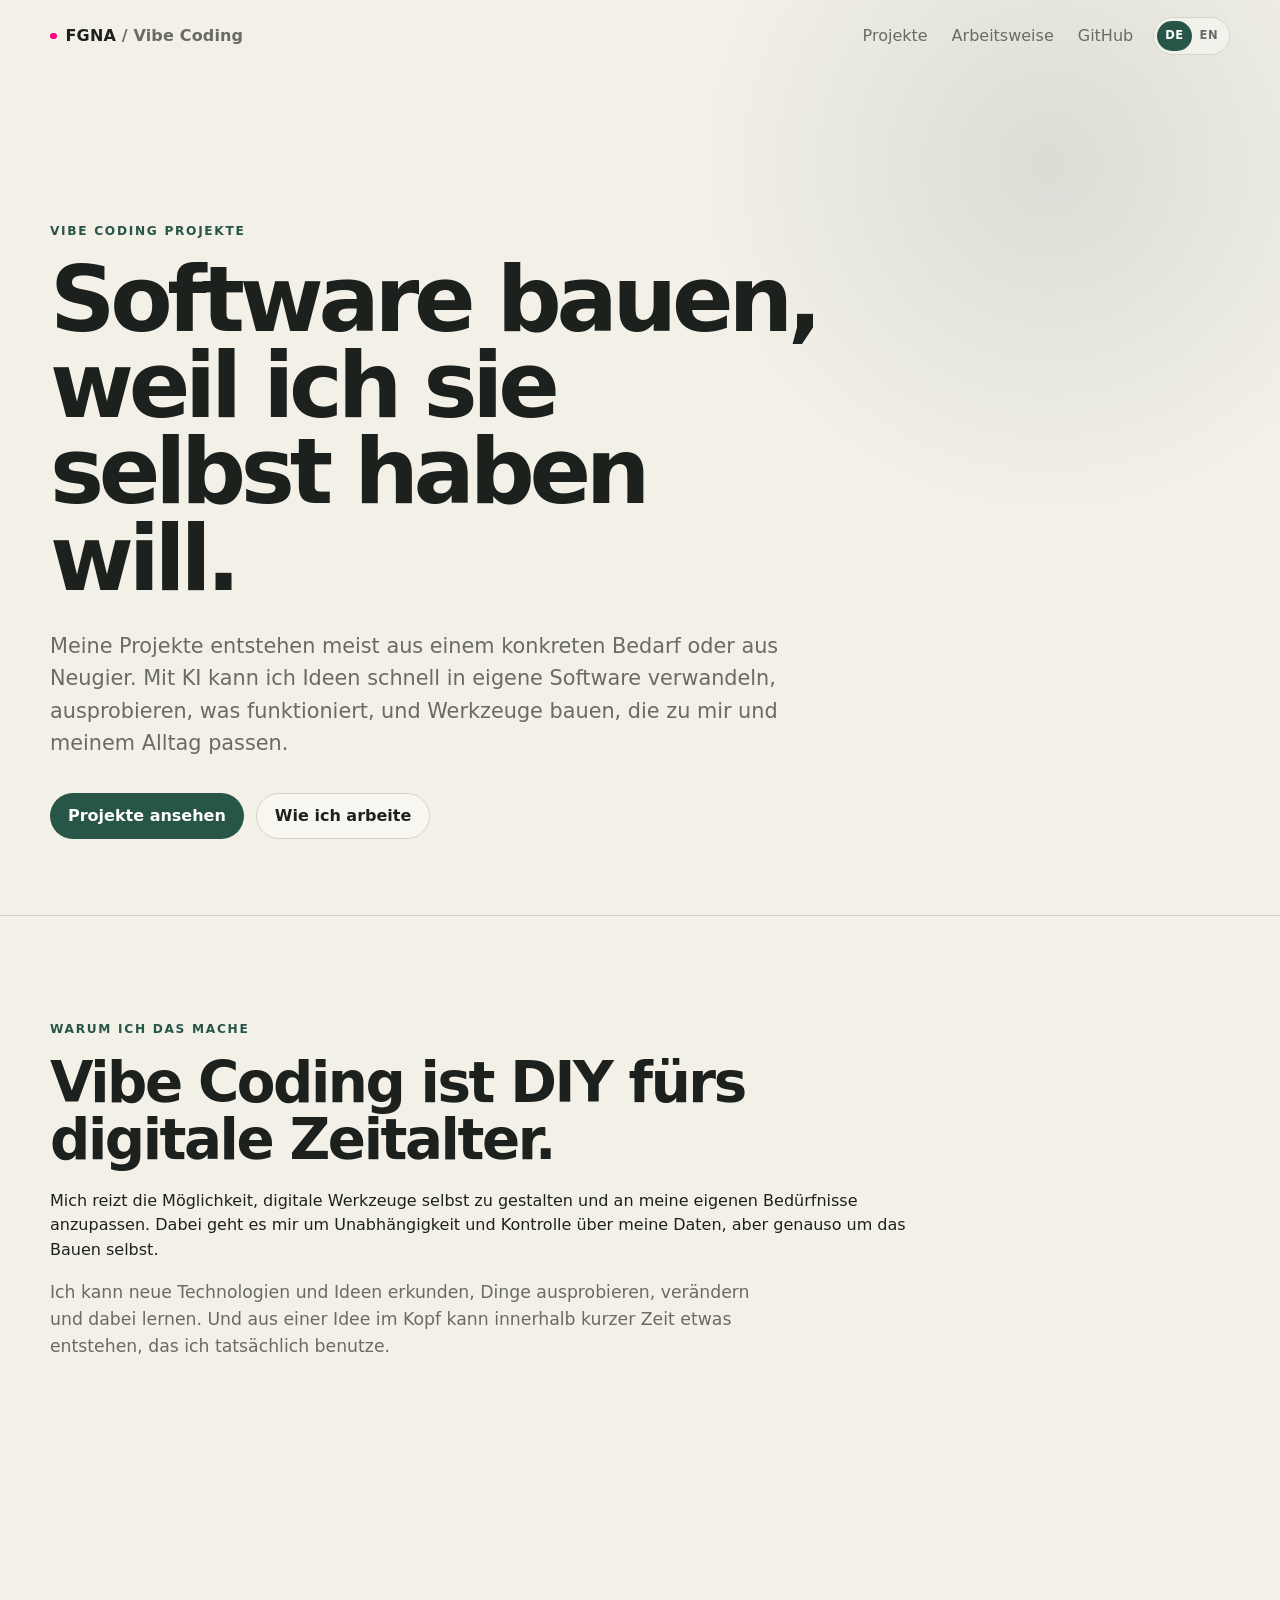
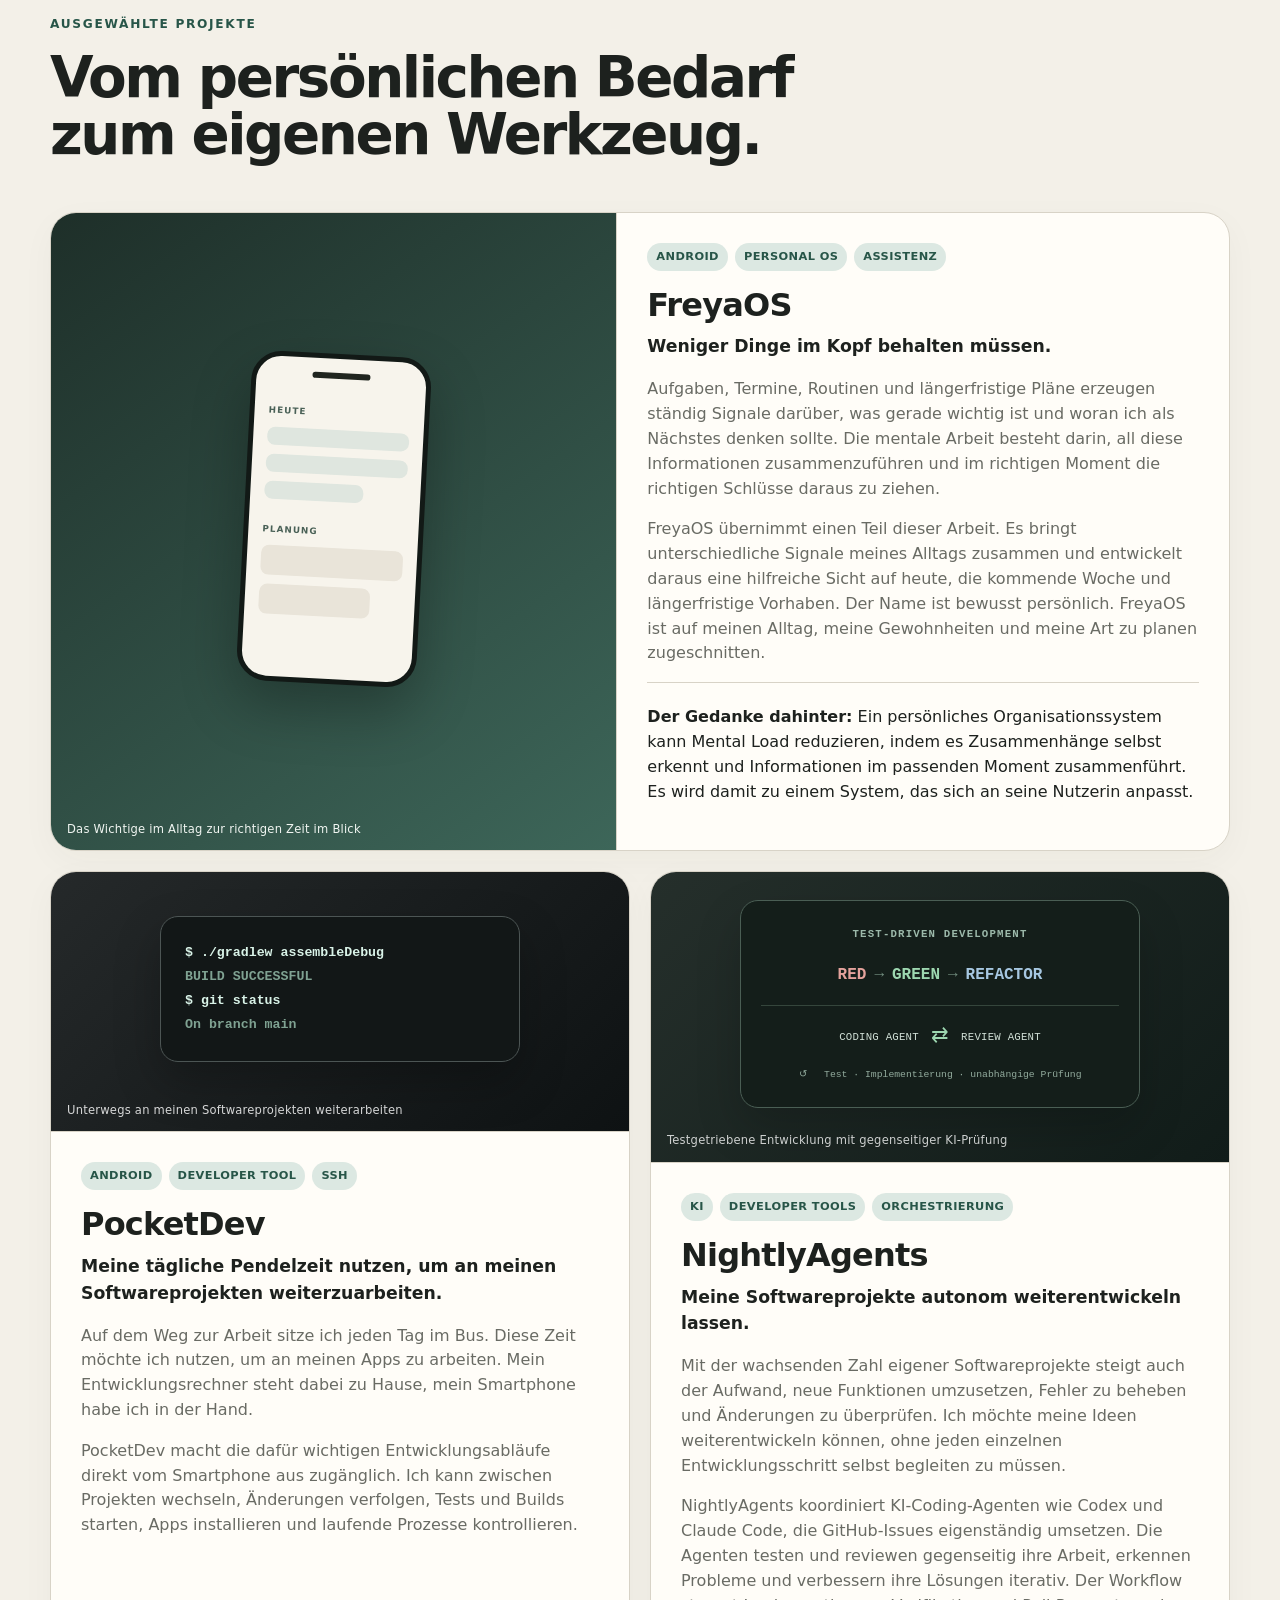
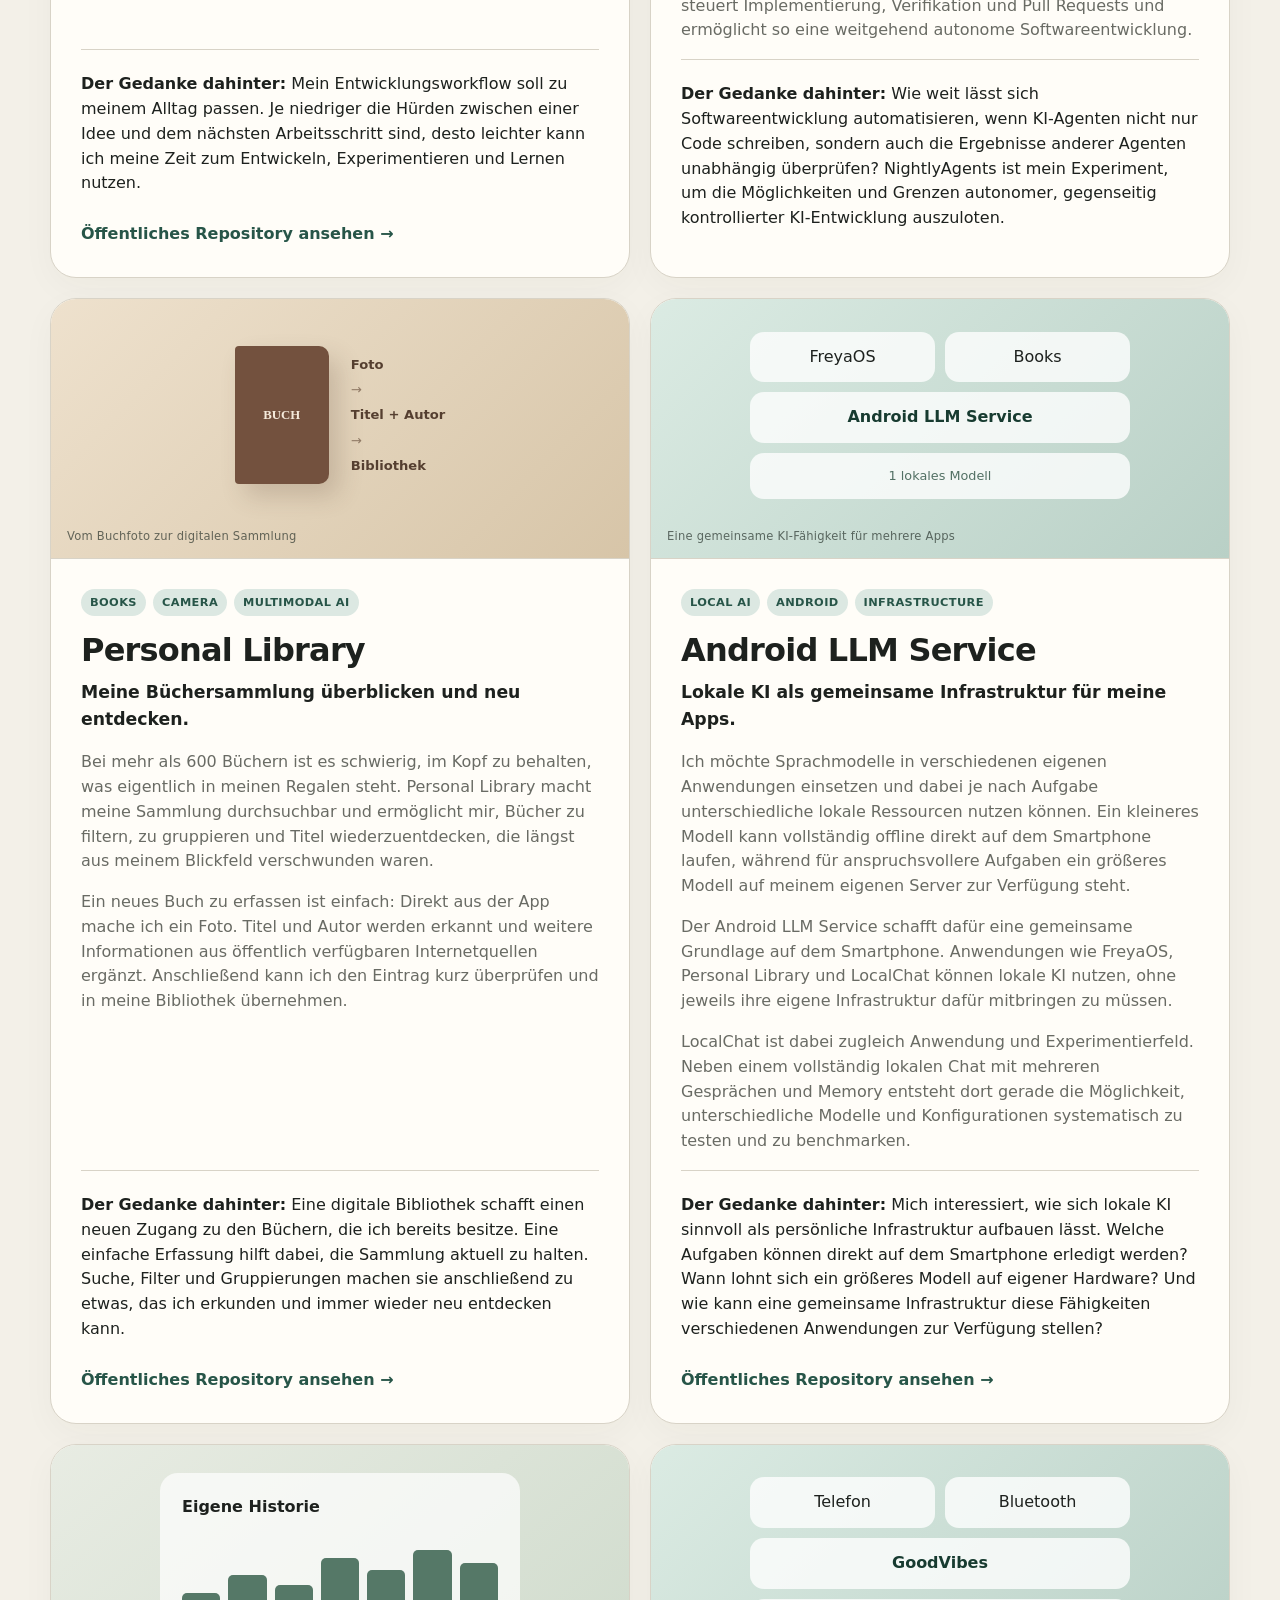
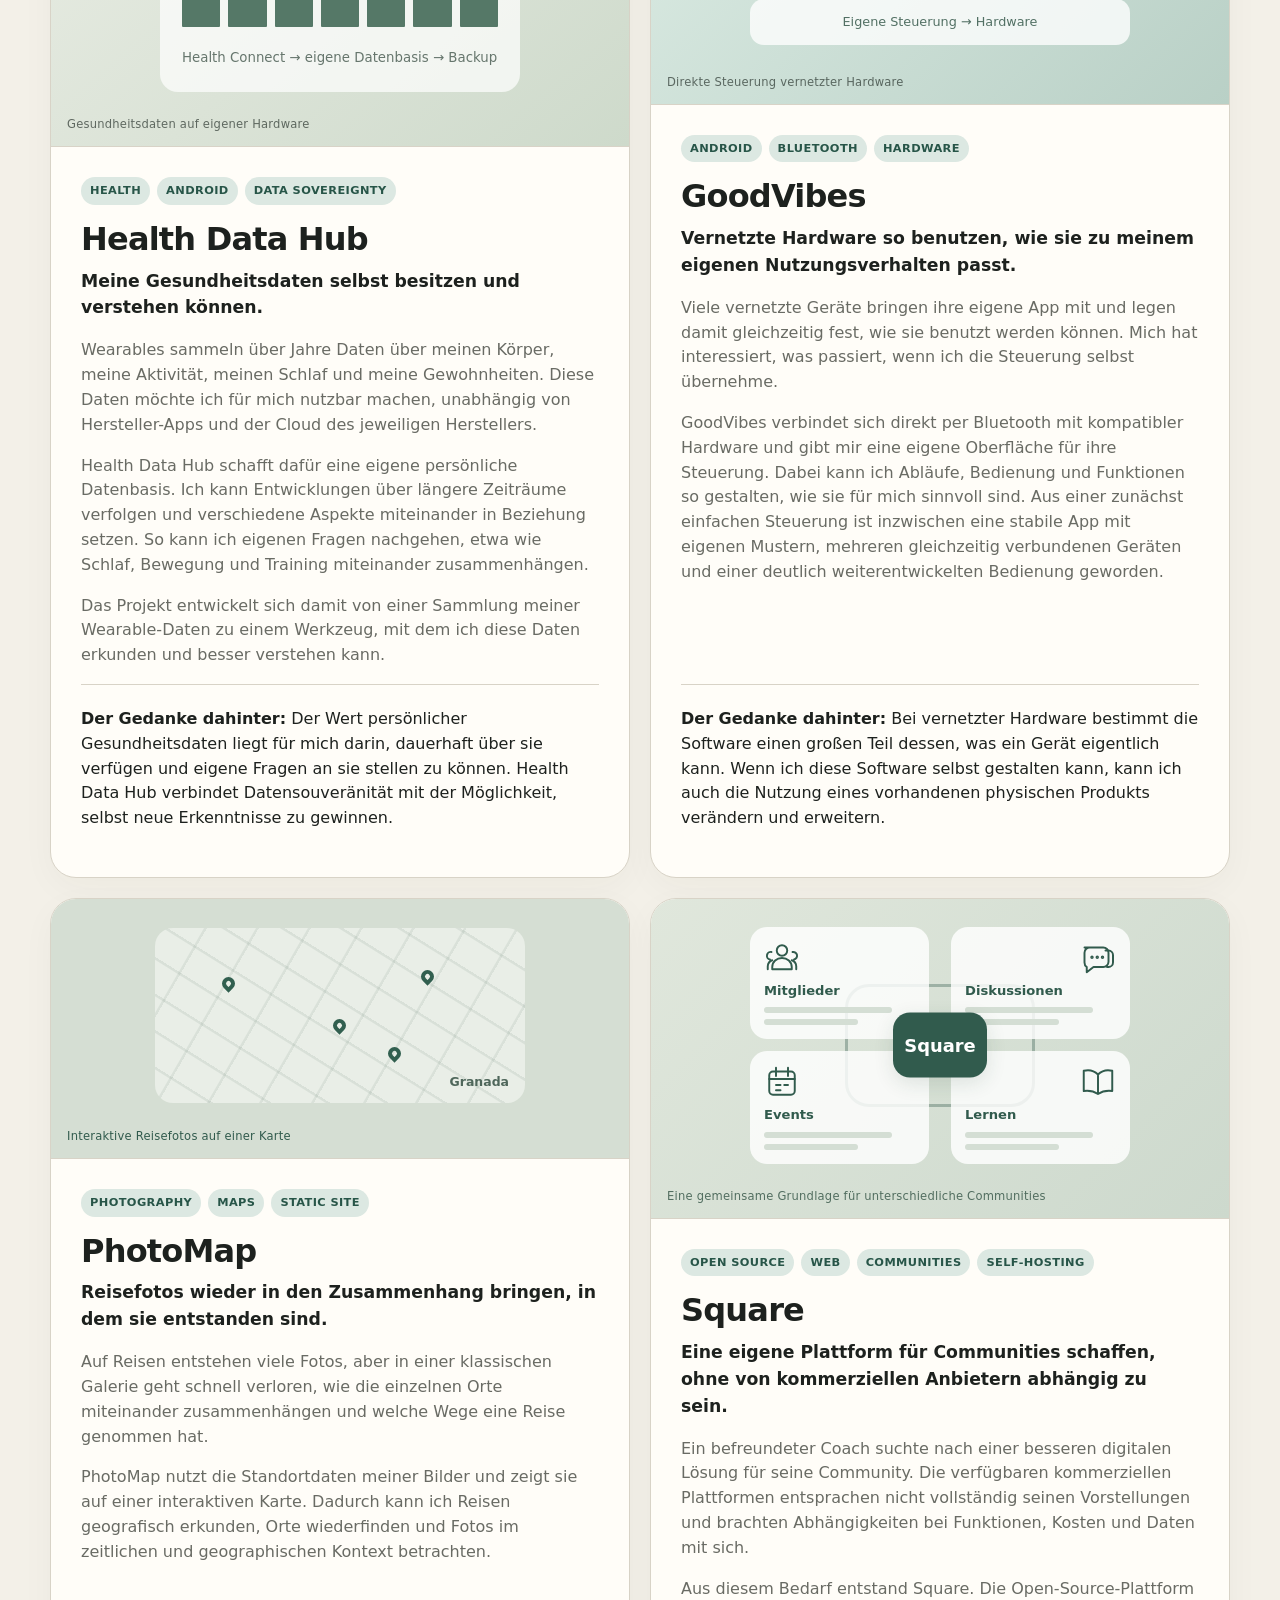
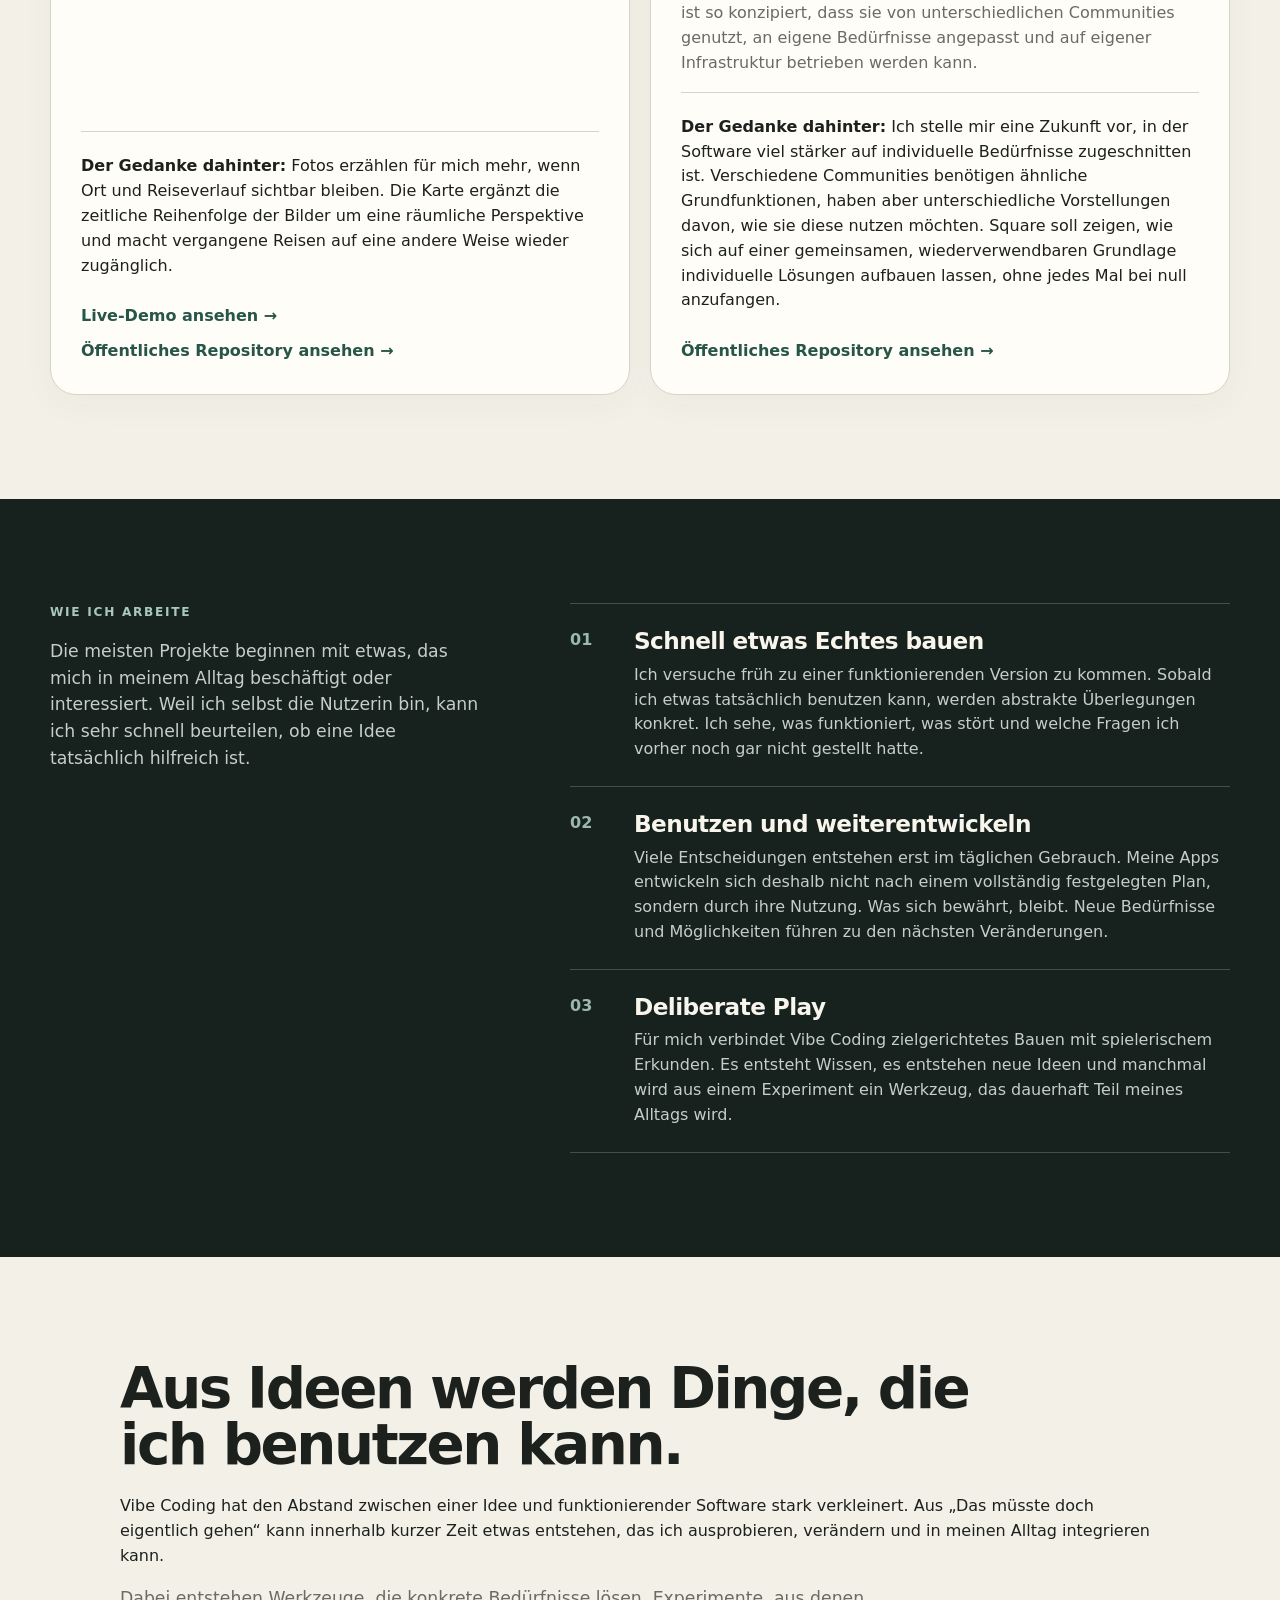
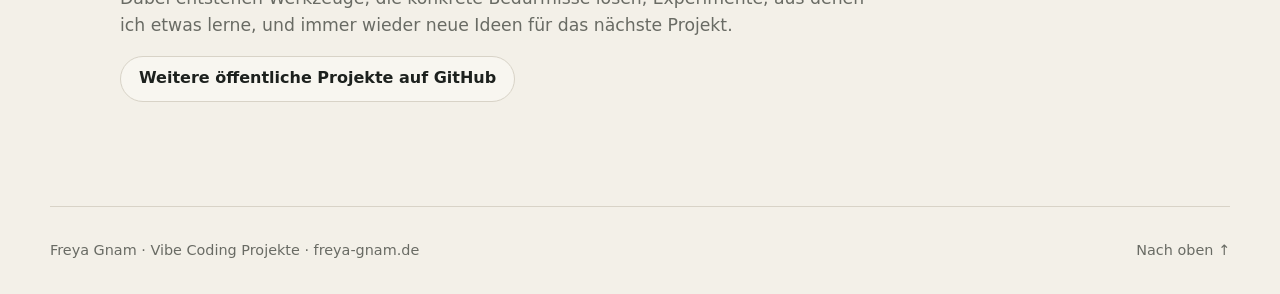
<file: index.html>
<!doctype html>
<html lang="de"><head><meta charset="utf-8"><meta name="viewport" content="width=device-width, initial-scale=1"><meta name="description" content="Persönliche Softwareprojekte aus konkreten Bedürfnissen: digitale Selbstbestimmung, Lernen, Gestalten und Vibe Coding als DIY fürs digitale Zeitalter."><meta name="theme-color" content="#18221e"><meta property="og:title" content="FGNA · Vibe Coding Projekte"><meta property="og:description" content="Vibe Coding als DIY fürs digitale Zeitalter: persönliche Software, Datensouveränität, Lernen und Gestalten."><meta property="og:type" content="website"><link rel="alternate" hreflang="de" href="./"><link rel="alternate" hreflang="en" href="en/"><link rel="alternate" hreflang="x-default" href="./"><title>FGNA · Vibe Coding Projekte</title><link rel="stylesheet" href="styles.css?v=20261118b"></head><body>
<header class="hero" id="top"><nav class="nav shell" aria-label="Hauptnavigation"><a class="brand" href="#top">FGNA <span>/ Vibe Coding</span></a><div class="nav-actions"><div class="nav-links"><a href="#projekte">Projekte</a><a href="#arbeitsweise">Arbeitsweise</a><a href="https://github.com/fgna">GitHub</a></div><div class="language-switch" aria-label="Sprache wählen"><span aria-current="page">DE</span><a href="en/" lang="en">EN</a></div></div></nav><div class="shell hero-grid"><div class="hero-copy"><p class="eyebrow">Vibe Coding Projekte</p><h1>Software bauen, weil ich sie selbst haben will.</h1><p class="lede">Meine Projekte entstehen meist aus einem konkreten Bedarf oder aus Neugier. Mit KI kann ich Ideen schnell in eigene Software verwandeln, ausprobieren, was funktioniert, und Werkzeuge bauen, die zu mir und meinem Alltag passen.</p><div class="hero-actions"><a class="button primary" href="#projekte">Projekte ansehen</a><a class="button secondary" href="#arbeitsweise">Wie ich arbeite</a></div></div></div></header>
<main><section class="section shell"><div class="section-heading"><p class="eyebrow">Warum ich das mache</p><h2>Vibe Coding ist DIY fürs digitale Zeitalter.</h2><p>Mich reizt die Möglichkeit, digitale Werkzeuge selbst zu gestalten und an meine eigenen Bedürfnisse anzupassen. Dabei geht es mir um Unabhängigkeit und Kontrolle über meine Daten, aber genauso um das Bauen selbst.</p><p>Ich kann neue Technologien und Ideen erkunden, Dinge ausprobieren, verändern und dabei lernen. Und aus einer Idee im Kopf kann innerhalb kurzer Zeit etwas entstehen, das ich tatsächlich benutze.</p></div></section>
<section class="section shell" id="projekte"><div class="section-heading"><p class="eyebrow">Ausgewählte Projekte</p><h2>Vom persönlichen Bedarf zum eigenen Werkzeug.</h2></div><div class="project-grid">
<article class="project-card featured"><div class="project-visual visual-taskos" aria-label="Abstrakte Darstellung von FreyaOS"><div class="device-frame"><div class="device-top"></div><div class="mock-ui"><span class="mock-label">HEUTE</span><i></i><i></i><i class="short"></i><span class="mock-label second">PLANUNG</span><b></b><b class="half"></b></div></div><div class="visual-caption">Das Wichtige im Alltag zur richtigen Zeit im Blick</div></div><div class="project-content"><div class="project-meta"><span>Android</span><span>Personal OS</span><span>Assistenz</span></div><h3>FreyaOS</h3><p class="project-kicker">Weniger Dinge im Kopf behalten müssen.</p><p>Aufgaben, Termine, Routinen und längerfristige Pläne erzeugen ständig Signale darüber, was gerade wichtig ist und woran ich als Nächstes denken sollte. Die mentale Arbeit besteht darin, all diese Informationen zusammenzuführen und im richtigen Moment die richtigen Schlüsse daraus zu ziehen.</p><p>FreyaOS übernimmt einen Teil dieser Arbeit. Es bringt unterschiedliche Signale meines Alltags zusammen und entwickelt daraus eine hilfreiche Sicht auf heute, die kommende Woche und längerfristige Vorhaben. Der Name ist bewusst persönlich. FreyaOS ist auf meinen Alltag, meine Gewohnheiten und meine Art zu planen zugeschnitten.</p><p class="thought"><strong>Der Gedanke dahinter:</strong> Ein persönliches Organisationssystem kann Mental Load reduzieren, indem es Zusammenhänge selbst erkennt und Informationen im passenden Moment zusammenführt. Es wird damit zu einem System, das sich an seine Nutzerin anpasst.</p></div></article>
<article class="project-card"><div class="project-visual visual-pocketdev"><div class="terminal-mock"><span>$ ./gradlew assembleDebug</span><span class="dim">BUILD SUCCESSFUL</span><span>$ git status</span><span class="dim">On branch main</span></div><div class="visual-caption">Unterwegs an meinen Softwareprojekten weiterarbeiten</div></div><div class="project-content"><div class="project-meta"><span>Android</span><span>Developer Tool</span><span>SSH</span></div><h3>PocketDev</h3><p class="project-kicker">Meine tägliche Pendelzeit nutzen, um an meinen Softwareprojekten weiterzuarbeiten.</p><p>Auf dem Weg zur Arbeit sitze ich jeden Tag im Bus. Diese Zeit möchte ich nutzen, um an meinen Apps zu arbeiten. Mein Entwicklungsrechner steht dabei zu Hause, mein Smartphone habe ich in der Hand.</p><p>PocketDev macht die dafür wichtigen Entwicklungsabläufe direkt vom Smartphone aus zugänglich. Ich kann zwischen Projekten wechseln, Änderungen verfolgen, Tests und Builds starten, Apps installieren und laufende Prozesse kontrollieren.</p><p class="thought"><strong>Der Gedanke dahinter:</strong> Mein Entwicklungsworkflow soll zu meinem Alltag passen. Je niedriger die Hürden zwischen einer Idee und dem nächsten Arbeitsschritt sind, desto leichter kann ich meine Zeit zum Entwickeln, Experimentieren und Lernen nutzen.</p><a class="text-link" href="https://github.com/fgna/pocketdev">Öffentliches Repository ansehen →</a></div></article>
<article class="project-card public-project"><div class="project-visual visual-nightlyagents" role="img" aria-label="NightlyAgents: TDD mit Red, Green und Refactor sowie unabhängiger Prüfung durch einen zweiten KI-Agenten"><div class="nightly-panel"><div class="nightly-panel-label">TEST-DRIVEN DEVELOPMENT</div><div class="nightly-steps"><span class="nightly-red">RED</span><i aria-hidden="true">→</i><span class="nightly-green">GREEN</span><i aria-hidden="true">→</i><span class="nightly-refactor">REFACTOR</span></div><div class="nightly-agents"><span>CODING AGENT</span><b aria-hidden="true">⇄</b><span>REVIEW AGENT</span></div><div class="nightly-panel-foot">↺ &nbsp; Test · Implementierung · unabhängige Prüfung</div></div><div class="visual-caption">Testgetriebene Entwicklung mit gegenseitiger KI-Prüfung</div></div><div class="project-content"><div class="project-meta"><span>KI</span><span>Developer Tools</span><span>Orchestrierung</span></div><h3>NightlyAgents</h3><p class="project-kicker">Meine Softwareprojekte autonom weiterentwickeln lassen.</p><p>Mit der wachsenden Zahl eigener Softwareprojekte steigt auch der Aufwand, neue Funktionen umzusetzen, Fehler zu beheben und Änderungen zu überprüfen. Ich möchte meine Ideen weiterentwickeln können, ohne jeden einzelnen Entwicklungsschritt selbst begleiten zu müssen.</p><p>NightlyAgents koordiniert KI-Coding-Agenten wie Codex und Claude Code, die GitHub-Issues eigenständig umsetzen. Die Agenten testen und reviewen gegenseitig ihre Arbeit, erkennen Probleme und verbessern ihre Lösungen iterativ. Der Workflow steuert Implementierung, Verifikation und Pull Requests und ermöglicht so eine weitgehend autonome Softwareentwicklung.</p><p class="thought"><strong>Der Gedanke dahinter:</strong> Wie weit lässt sich Softwareentwicklung automatisieren, wenn KI-Agenten nicht nur Code schreiben, sondern auch die Ergebnisse anderer Agenten unabhängig überprüfen? NightlyAgents ist mein Experiment, um die Möglichkeiten und Grenzen autonomer, gegenseitig kontrollierter KI-Entwicklung auszuloten.</p></div></article>
<article class="project-card"><div class="project-visual visual-books"><div class="book-mock"><div class="book-cover">BUCH</div><div><span>Foto</span><b>→</b><span>Titel + Autor</span><b>→</b><span>Bibliothek</span></div></div><div class="visual-caption">Vom Buchfoto zur digitalen Sammlung</div></div><div class="project-content"><div class="project-meta"><span>Books</span><span>Camera</span><span>Multimodal AI</span></div><h3>Personal Library</h3><p class="project-kicker">Meine Büchersammlung überblicken und neu entdecken.</p><p>Bei mehr als 600 Büchern ist es schwierig, im Kopf zu behalten, was eigentlich in meinen Regalen steht. Personal Library macht meine Sammlung durchsuchbar und ermöglicht mir, Bücher zu filtern, zu gruppieren und Titel wiederzuentdecken, die längst aus meinem Blickfeld verschwunden waren.</p><p>Ein neues Buch zu erfassen ist einfach: Direkt aus der App mache ich ein Foto. Titel und Autor werden erkannt und weitere Informationen aus öffentlich verfügbaren Internetquellen ergänzt. Anschließend kann ich den Eintrag kurz überprüfen und in meine Bibliothek übernehmen.</p><p class="thought"><strong>Der Gedanke dahinter:</strong> Eine digitale Bibliothek schafft einen neuen Zugang zu den Büchern, die ich bereits besitze. Eine einfache Erfassung hilft dabei, die Sammlung aktuell zu halten. Suche, Filter und Gruppierungen machen sie anschließend zu etwas, das ich erkunden und immer wieder neu entdecken kann.</p><a class="text-link" href="https://github.com/fgna/personal-library">Öffentliches Repository ansehen →</a></div></article>
<article class="project-card"><div class="project-visual visual-llm"><div class="service-map"><span>FreyaOS</span><span>Books</span><strong>Android LLM Service</strong><em>1 lokales Modell</em></div><div class="visual-caption">Eine gemeinsame KI-Fähigkeit für mehrere Apps</div></div><div class="project-content"><div class="project-meta"><span>Local AI</span><span>Android</span><span>Infrastructure</span></div><h3>Android LLM Service</h3><p class="project-kicker">Lokale KI als gemeinsame Infrastruktur für meine Apps.</p><p>Ich möchte Sprachmodelle in verschiedenen eigenen Anwendungen einsetzen und dabei je nach Aufgabe unterschiedliche lokale Ressourcen nutzen können. Ein kleineres Modell kann vollständig offline direkt auf dem Smartphone laufen, während für anspruchsvollere Aufgaben ein größeres Modell auf meinem eigenen Server zur Verfügung steht.</p><p>Der Android LLM Service schafft dafür eine gemeinsame Grundlage auf dem Smartphone. Anwendungen wie FreyaOS, Personal Library und LocalChat können lokale KI nutzen, ohne jeweils ihre eigene Infrastruktur dafür mitbringen zu müssen.</p><p>LocalChat ist dabei zugleich Anwendung und Experimentierfeld. Neben einem vollständig lokalen Chat mit mehreren Gesprächen und Memory entsteht dort gerade die Möglichkeit, unterschiedliche Modelle und Konfigurationen systematisch zu testen und zu benchmarken.</p><p class="thought"><strong>Der Gedanke dahinter:</strong> Mich interessiert, wie sich lokale KI sinnvoll als persönliche Infrastruktur aufbauen lässt. Welche Aufgaben können direkt auf dem Smartphone erledigt werden? Wann lohnt sich ein größeres Modell auf eigener Hardware? Und wie kann eine gemeinsame Infrastruktur diese Fähigkeiten verschiedenen Anwendungen zur Verfügung stellen?</p><a class="text-link" href="https://github.com/fgna/android-llm-service">Öffentliches Repository ansehen →</a></div></article>
<article class="project-card"><div class="project-visual visual-health"><div class="health-chart"><span>Eigene Historie</span><div class="bars"><i></i><i></i><i></i><i></i><i></i><i></i><i></i></div><small>Health Connect → eigene Datenbasis → Backup</small></div><div class="visual-caption">Gesundheitsdaten auf eigener Hardware</div></div><div class="project-content"><div class="project-meta"><span>Health</span><span>Android</span><span>Data Sovereignty</span></div><h3>Health Data Hub</h3><p class="project-kicker">Meine Gesundheitsdaten selbst besitzen und verstehen können.</p><p>Wearables sammeln über Jahre Daten über meinen Körper, meine Aktivität, meinen Schlaf und meine Gewohnheiten. Diese Daten möchte ich für mich nutzbar machen, unabhängig von Hersteller-Apps und der Cloud des jeweiligen Herstellers.</p><p>Health Data Hub schafft dafür eine eigene persönliche Datenbasis. Ich kann Entwicklungen über längere Zeiträume verfolgen und verschiedene Aspekte miteinander in Beziehung setzen. So kann ich eigenen Fragen nachgehen, etwa wie Schlaf, Bewegung und Training miteinander zusammenhängen.</p><p>Das Projekt entwickelt sich damit von einer Sammlung meiner Wearable-Daten zu einem Werkzeug, mit dem ich diese Daten erkunden und besser verstehen kann.</p><p class="thought"><strong>Der Gedanke dahinter:</strong> Der Wert persönlicher Gesundheitsdaten liegt für mich darin, dauerhaft über sie verfügen und eigene Fragen an sie stellen zu können. Health Data Hub verbindet Datensouveränität mit der Möglichkeit, selbst neue Erkenntnisse zu gewinnen.</p></div></article>
<article class="project-card"><div class="project-visual visual-llm"><div class="service-map"><span>Telefon</span><span>Bluetooth</span><strong>GoodVibes</strong><em>Eigene Steuerung → Hardware</em></div><div class="visual-caption">Direkte Steuerung vernetzter Hardware</div></div><div class="project-content"><div class="project-meta"><span>Android</span><span>Bluetooth</span><span>Hardware</span></div><h3>GoodVibes</h3><p class="project-kicker">Vernetzte Hardware so benutzen, wie sie zu meinem eigenen Nutzungsverhalten passt.</p><p>Viele vernetzte Geräte bringen ihre eigene App mit und legen damit gleichzeitig fest, wie sie benutzt werden können. Mich hat interessiert, was passiert, wenn ich die Steuerung selbst übernehme.</p><p>GoodVibes verbindet sich direkt per Bluetooth mit kompatibler Hardware und gibt mir eine eigene Oberfläche für ihre Steuerung. Dabei kann ich Abläufe, Bedienung und Funktionen so gestalten, wie sie für mich sinnvoll sind. Aus einer zunächst einfachen Steuerung ist inzwischen eine stabile App mit eigenen Mustern, mehreren gleichzeitig verbundenen Geräten und einer deutlich weiterentwickelten Bedienung geworden.</p><p class="thought"><strong>Der Gedanke dahinter:</strong> Bei vernetzter Hardware bestimmt die Software einen großen Teil dessen, was ein Gerät eigentlich kann. Wenn ich diese Software selbst gestalten kann, kann ich auch die Nutzung eines vorhandenen physischen Produkts verändern und erweitern.</p></div></article>
<article class="project-card public-project"><div class="project-visual visual-map"><div class="map-mock"><i></i><i></i><i></i><i></i><span>Granada</span></div><div class="visual-caption">Interaktive Reisefotos auf einer Karte</div></div><div class="project-content"><div class="project-meta"><span>Photography</span><span>Maps</span><span>Static Site</span></div><h3>PhotoMap</h3><p class="project-kicker">Reisefotos wieder in den Zusammenhang bringen, in dem sie entstanden sind.</p><p>Auf Reisen entstehen viele Fotos, aber in einer klassischen Galerie geht schnell verloren, wie die einzelnen Orte miteinander zusammenhängen und welche Wege eine Reise genommen hat.</p><p>PhotoMap nutzt die Standortdaten meiner Bilder und zeigt sie auf einer interaktiven Karte. Dadurch kann ich Reisen geografisch erkunden, Orte wiederfinden und Fotos im zeitlichen und geographischen Kontext betrachten.</p><p class="thought"><strong>Der Gedanke dahinter:</strong> Fotos erzählen für mich mehr, wenn Ort und Reiseverlauf sichtbar bleiben. Die Karte ergänzt die zeitliche Reihenfolge der Bilder um eine räumliche Perspektive und macht vergangene Reisen auf eine andere Weise wieder zugänglich.</p><a class="text-link" href="http://www.freya-gnam.de/photomap/">Live-Demo ansehen →</a><a class="text-link" href="https://github.com/fgna/photomap">Öffentliches Repository ansehen →</a></div></article>
<article class="project-card public-project"><div class="project-visual visual-square"><div class="square-diagram" aria-label="Schematische Darstellung der gemeinsamen Square-Plattform"><div class="square-module"><span class="square-symbol"><svg viewBox="0 0 48 48" aria-hidden="true"><circle cx="24" cy="14" r="7"/><path d="M11 39v-3c0-7 6-12 13-12s13 5 13 12v3H11Z"/><path d="M10 16a5 5 0 1 0-2 10M38 16a5 5 0 1 1 2 10M5 39v-4a9 9 0 0 1 6-8M43 39v-4a9 9 0 0 0-6-8"/></svg></span><strong>Mitglieder</strong><i></i><i></i></div><div class="square-module"><span class="square-symbol"><svg viewBox="0 0 48 48" aria-hidden="true"><path d="M6 10h25a7 7 0 0 1 7 7v12a7 7 0 0 1-7 7H18l-9 7v-7a7 7 0 0 1-3-6V17a7 7 0 0 1 7-7Z"/><path d="M34 14h4a6 6 0 0 1 6 6v10a6 6 0 0 1-6 6h-2"/><circle cx="16" cy="23" r="1"/><circle cx="23" cy="23" r="1"/><circle cx="30" cy="23" r="1"/></svg></span><strong>Diskussionen</strong><i></i><i></i></div><div class="square-hub">Square</div><div class="square-module"><span class="square-symbol"><svg viewBox="0 0 48 48" aria-hidden="true"><rect x="7" y="10" width="34" height="31" rx="5"/><path d="M7 20h34M16 5v11M32 5v11M16 28h6M27 28h5M16 35h6"/></svg></span><strong>Events</strong><i></i><i></i></div><div class="square-module"><span class="square-symbol"><svg viewBox="0 0 48 48" aria-hidden="true"><path d="M24 40c-6-4-12-5-19-4V9c8-2 14 0 19 5 5-5 11-7 19-5v27c-7-1-13 0-19 4ZM24 14v26"/></svg></span><strong>Lernen</strong><i></i><i></i></div></div><div class="visual-caption">Eine gemeinsame Grundlage für unterschiedliche Communities</div></div><div class="project-content"><div class="project-meta"><span>Open Source</span><span>Web</span><span>Communities</span><span>Self-Hosting</span></div><h3>Square</h3><p class="project-kicker">Eine eigene Plattform für Communities schaffen, ohne von kommerziellen Anbietern abhängig zu sein.</p><p>Ein befreundeter Coach suchte nach einer besseren digitalen Lösung für seine Community. Die verfügbaren kommerziellen Plattformen entsprachen nicht vollständig seinen Vorstellungen und brachten Abhängigkeiten bei Funktionen, Kosten und Daten mit sich.</p><p>Aus diesem Bedarf entstand Square. Die Open-Source-Plattform ist so konzipiert, dass sie von unterschiedlichen Communities genutzt, an eigene Bedürfnisse angepasst und auf eigener Infrastruktur betrieben werden kann.</p><p class="thought"><strong>Der Gedanke dahinter:</strong> Ich stelle mir eine Zukunft vor, in der Software viel stärker auf individuelle Bedürfnisse zugeschnitten ist. Verschiedene Communities benötigen ähnliche Grundfunktionen, haben aber unterschiedliche Vorstellungen davon, wie sie diese nutzen möchten. Square soll zeigen, wie sich auf einer gemeinsamen, wiederverwendbaren Grundlage individuelle Lösungen aufbauen lassen, ohne jedes Mal bei null anzufangen.</p><a class="text-link" href="https://github.com/fgna/square">Öffentliches Repository ansehen →</a></div></article></div></section><section class="section contrast" id="arbeitsweise"><div class="shell workflow-grid"><div class="section-heading compact"><p class="eyebrow">Wie ich arbeite</p><p>Die meisten Projekte beginnen mit etwas, das mich in meinem Alltag beschäftigt oder interessiert. Weil ich selbst die Nutzerin bin, kann ich sehr schnell beurteilen, ob eine Idee tatsächlich hilfreich ist.</p></div><div class="workflow-list"><div><span>01</span><h3>Schnell etwas Echtes bauen</h3><p>Ich versuche früh zu einer funktionierenden Version zu kommen. Sobald ich etwas tatsächlich benutzen kann, werden abstrakte Überlegungen konkret. Ich sehe, was funktioniert, was stört und welche Fragen ich vorher noch gar nicht gestellt hatte.</p></div><div><span>02</span><h3>Benutzen und weiterentwickeln</h3><p>Viele Entscheidungen entstehen erst im täglichen Gebrauch. Meine Apps entwickeln sich deshalb nicht nach einem vollständig festgelegten Plan, sondern durch ihre Nutzung. Was sich bewährt, bleibt. Neue Bedürfnisse und Möglichkeiten führen zu den nächsten Veränderungen.</p></div><div><span>03</span><h3>Deliberate Play</h3><p>Für mich verbindet Vibe Coding zielgerichtetes Bauen mit spielerischem Erkunden. Es entsteht Wissen, es entstehen neue Ideen und manchmal wird aus einem Experiment ein Werkzeug, das dauerhaft Teil meines Alltags wird.</p></div></div></div></section><section class="section shell closing"><h2>Aus Ideen werden Dinge, die ich benutzen kann.</h2><p>Vibe Coding hat den Abstand zwischen einer Idee und funktionierender Software stark verkleinert. Aus „Das müsste doch eigentlich gehen“ kann innerhalb kurzer Zeit etwas entstehen, das ich ausprobieren, verändern und in meinen Alltag integrieren kann.</p><p>Dabei entstehen Werkzeuge, die konkrete Bedürfnisse lösen, Experimente, aus denen ich etwas lerne, und immer wieder neue Ideen für das nächste Projekt.</p><a class="button secondary" href="https://github.com/fgna">Weitere öffentliche Projekte auf GitHub</a></section></main><footer class="footer shell"><span>Freya Gnam · Vibe Coding Projekte · <a href="https://freya-gnam.de/">freya-gnam.de</a></span><a href="#top">Nach oben ↑</a></footer></body></html>
</file>
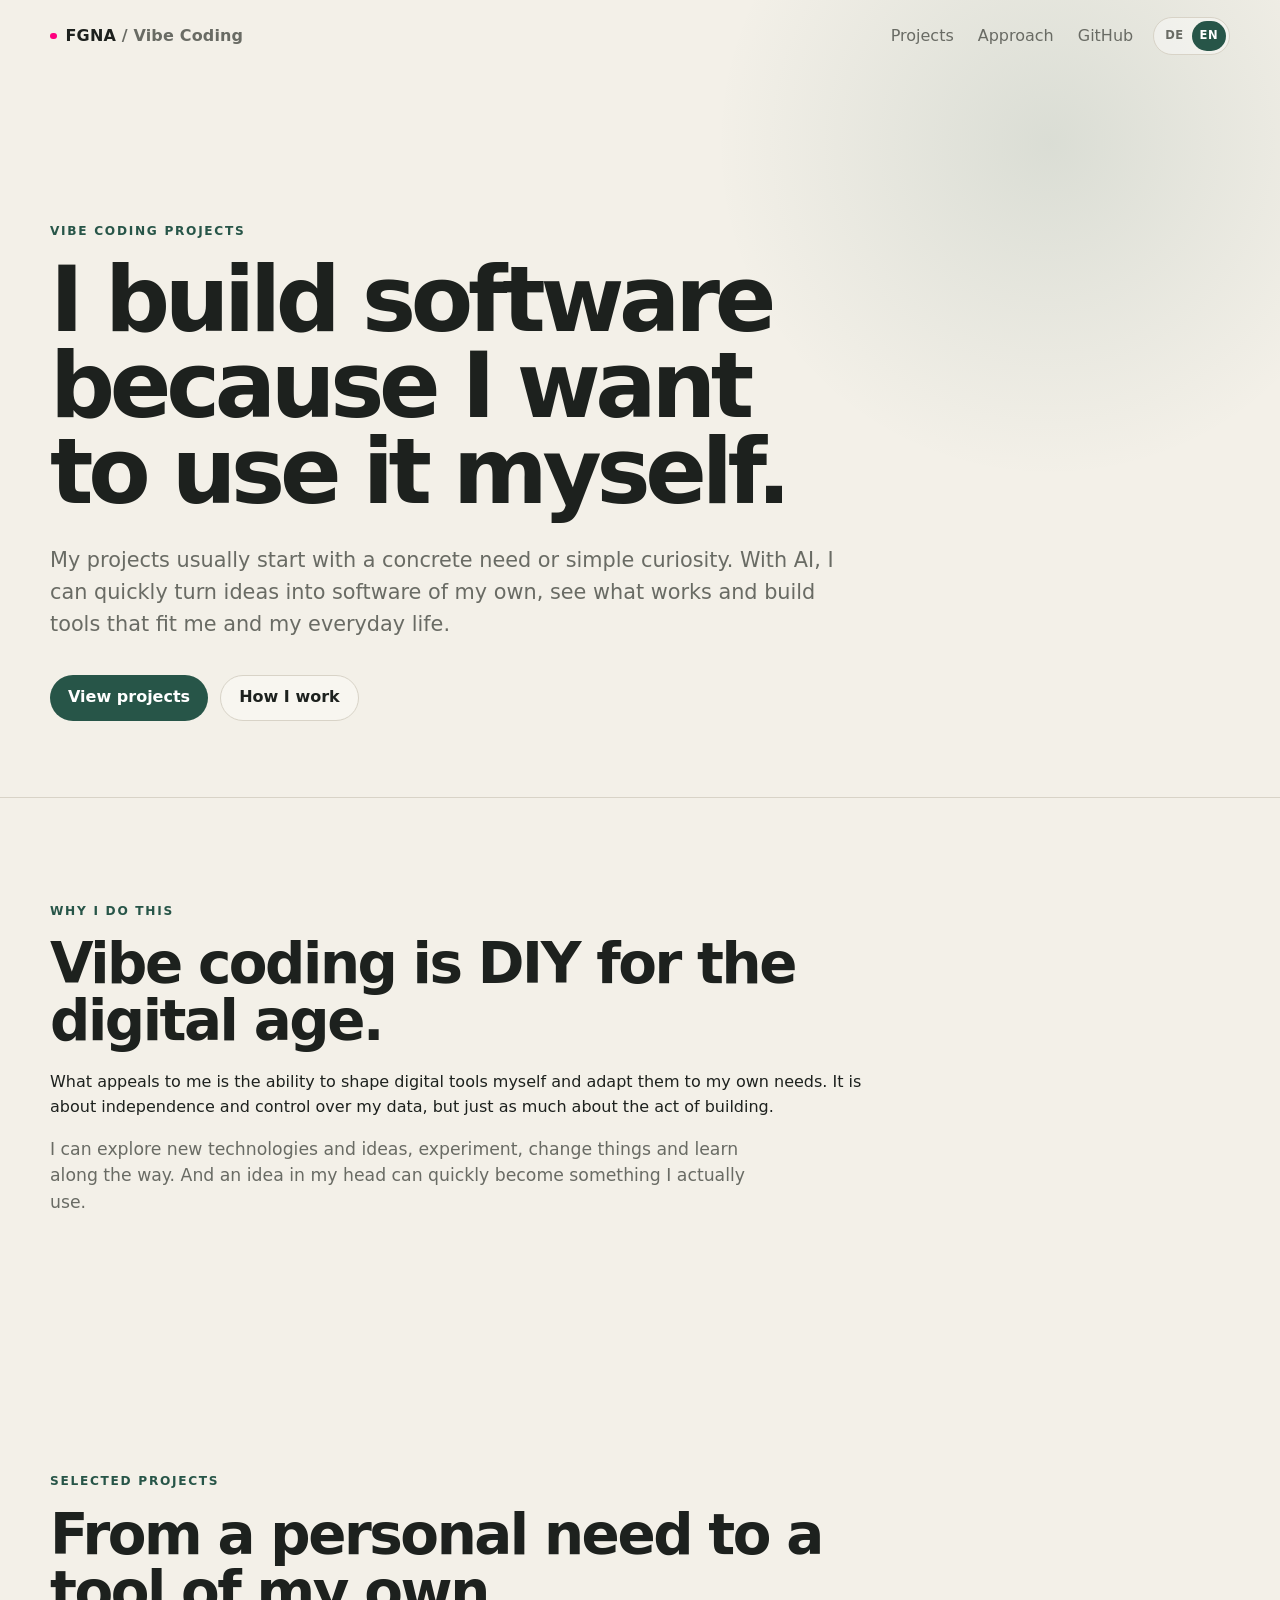
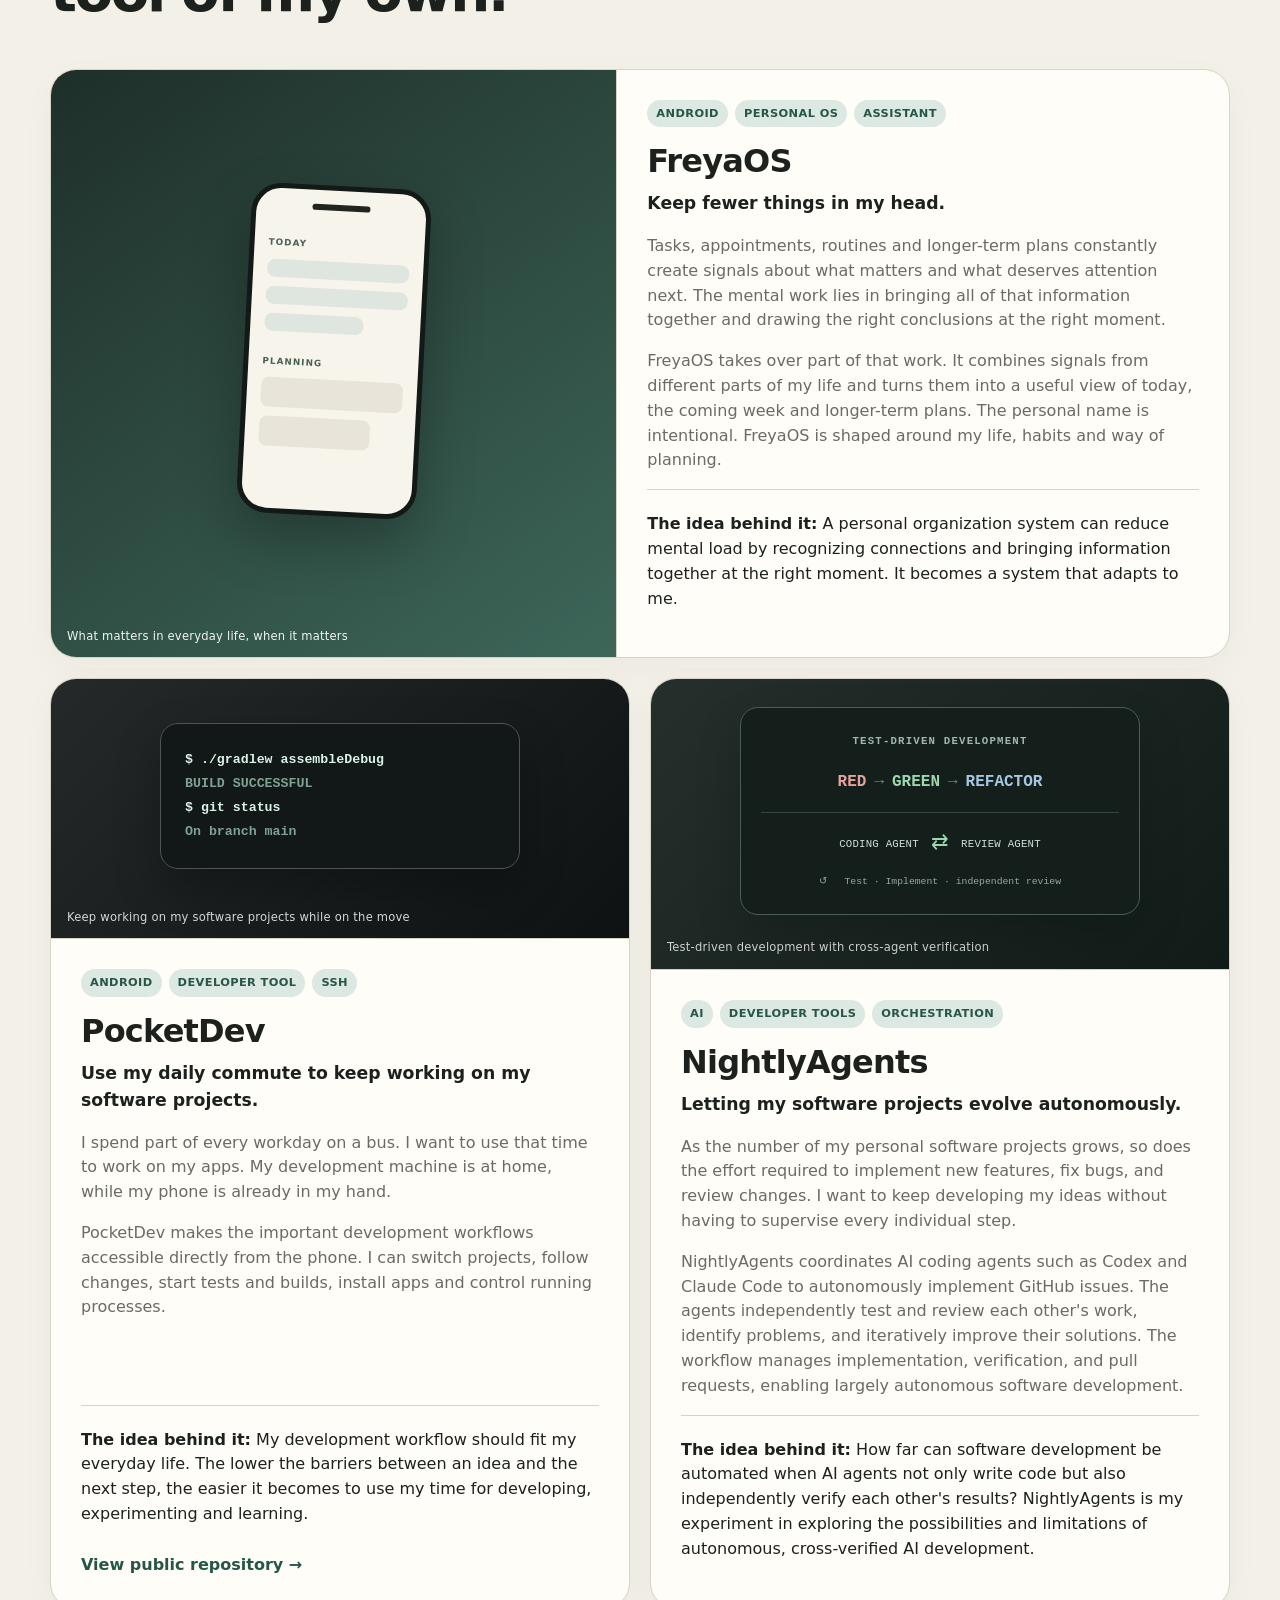
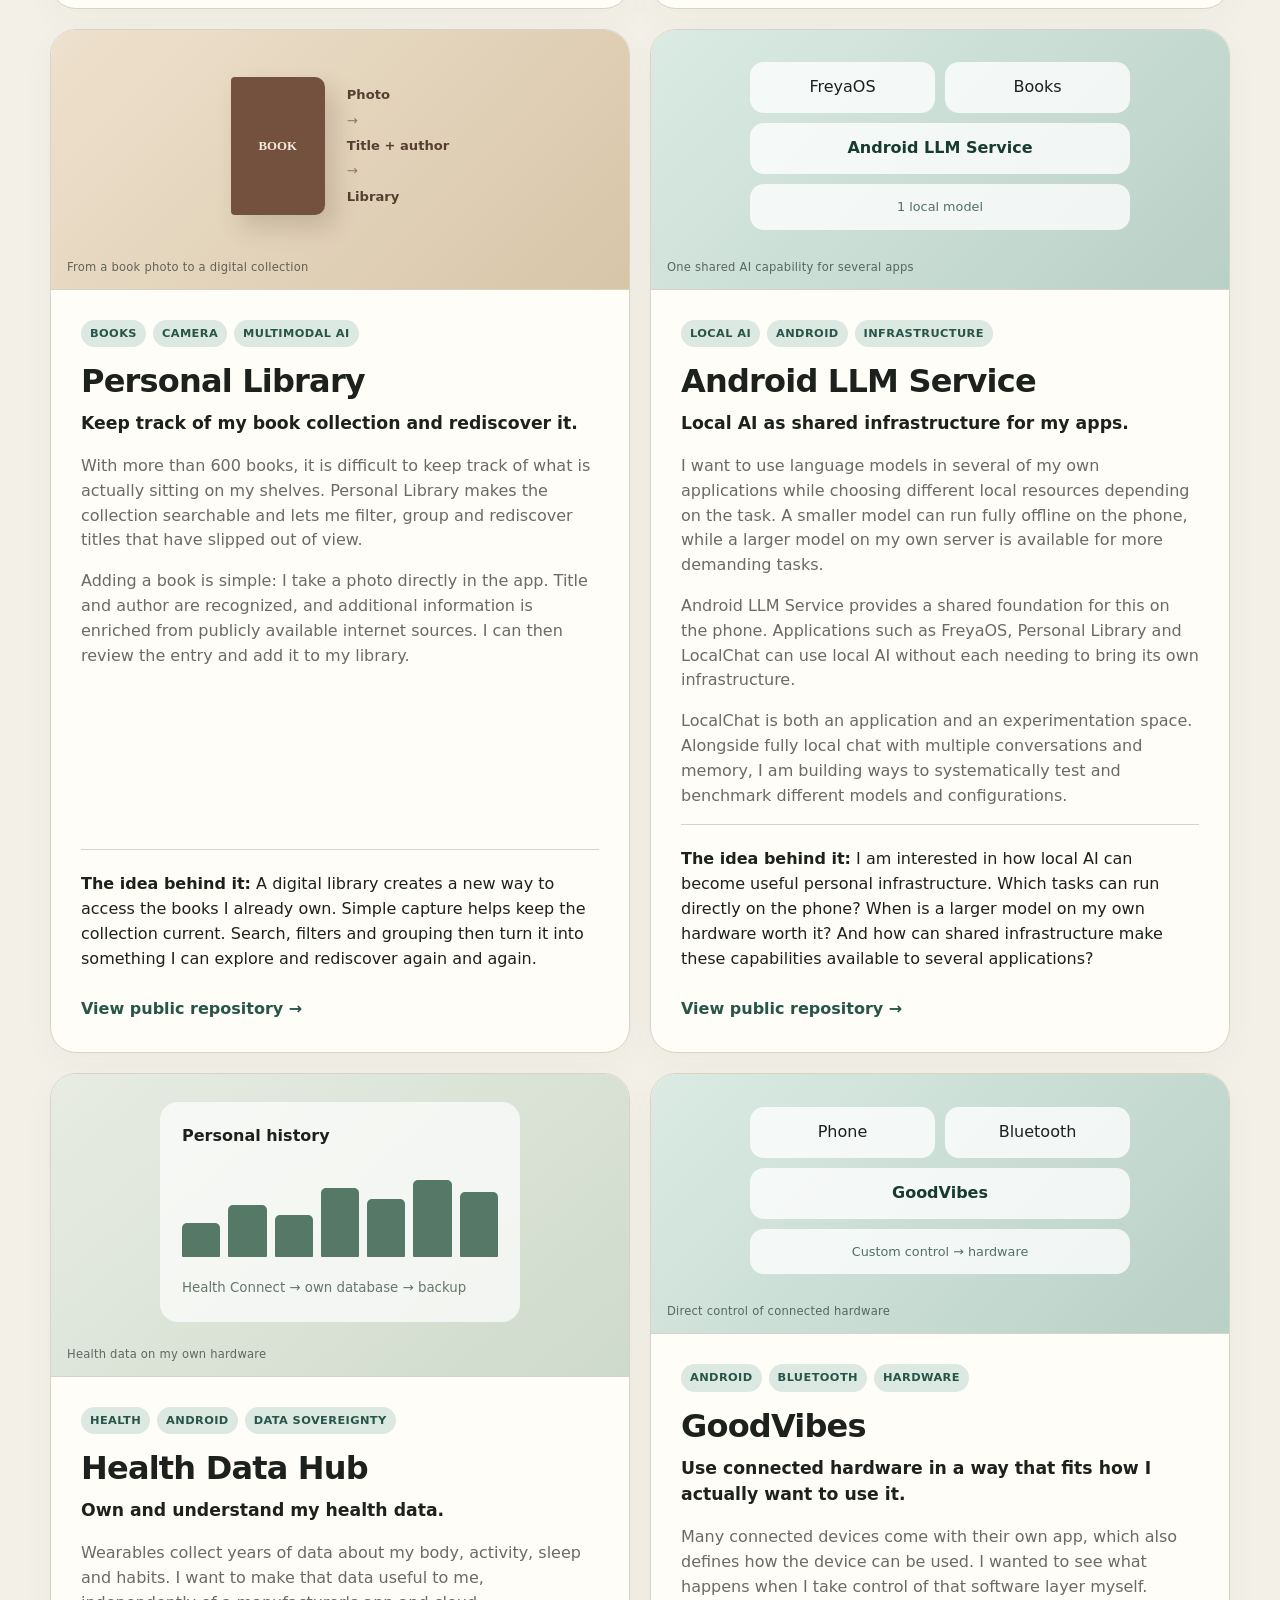
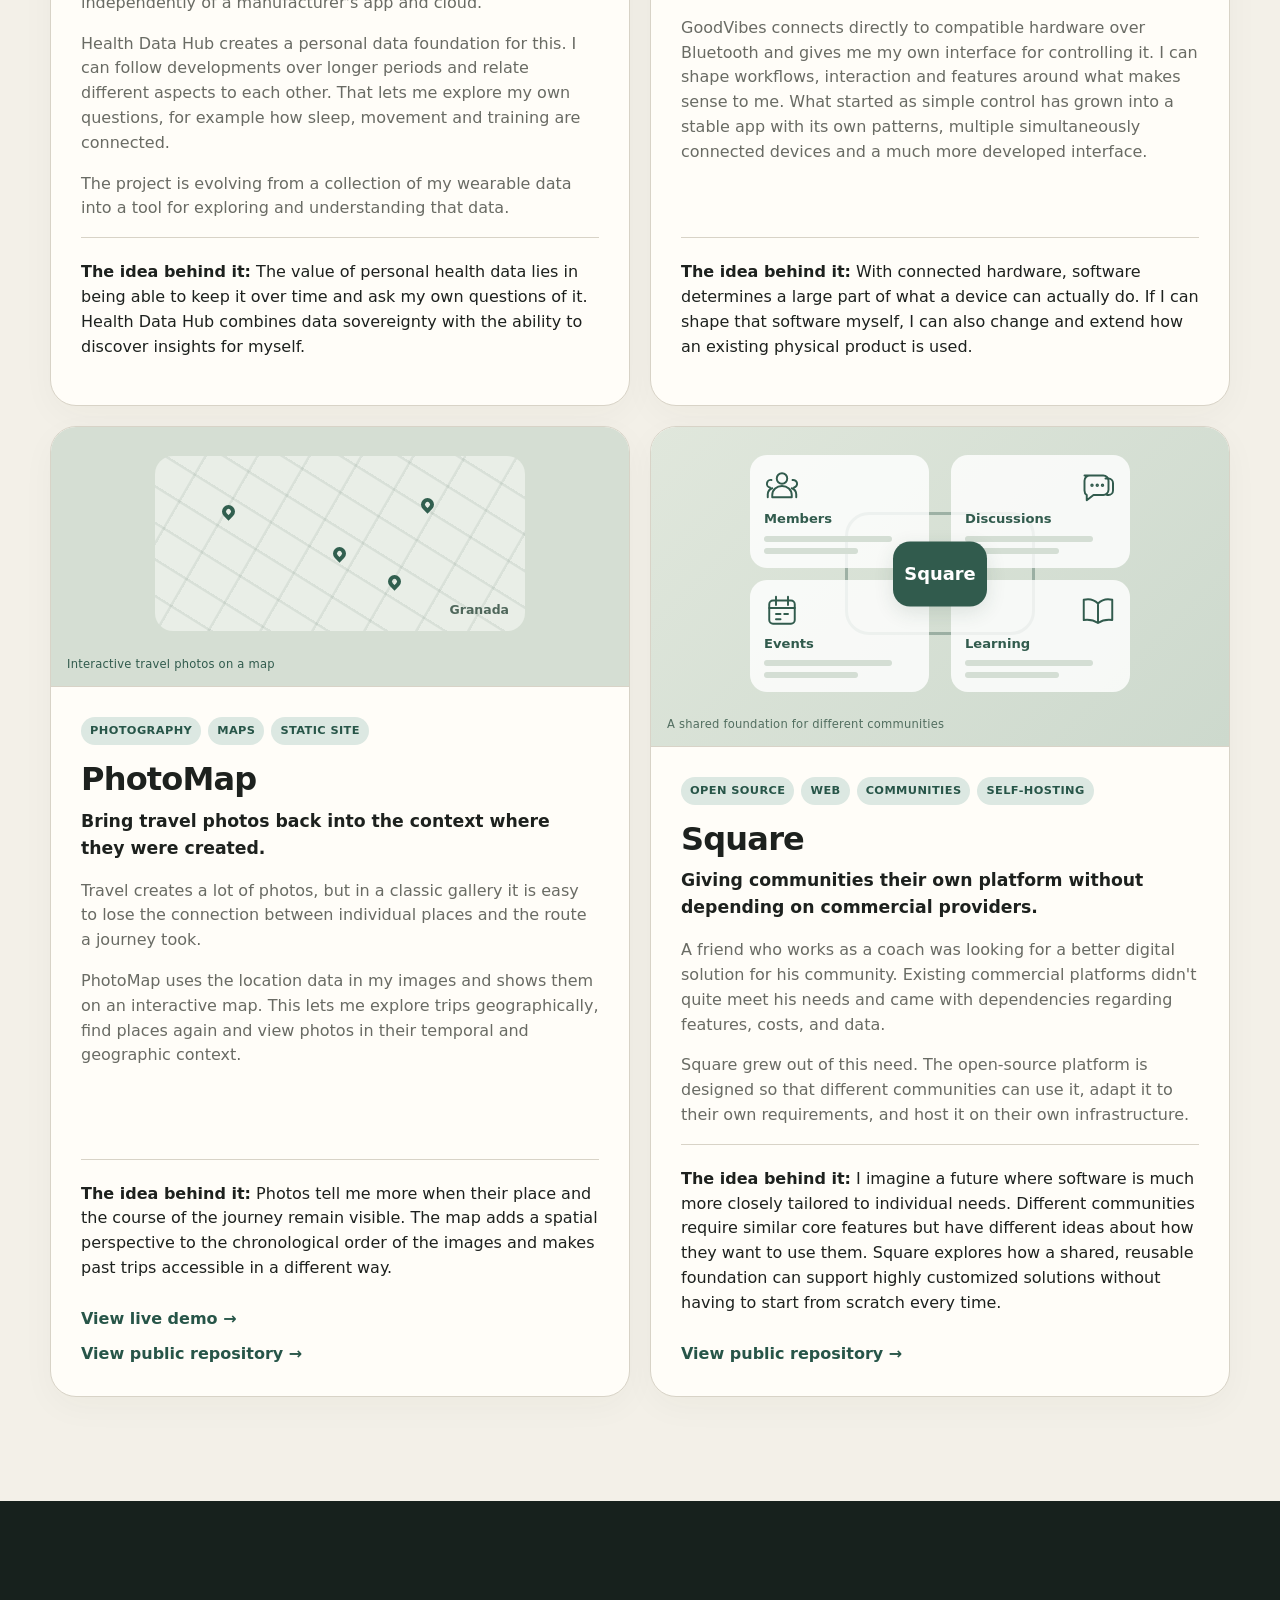
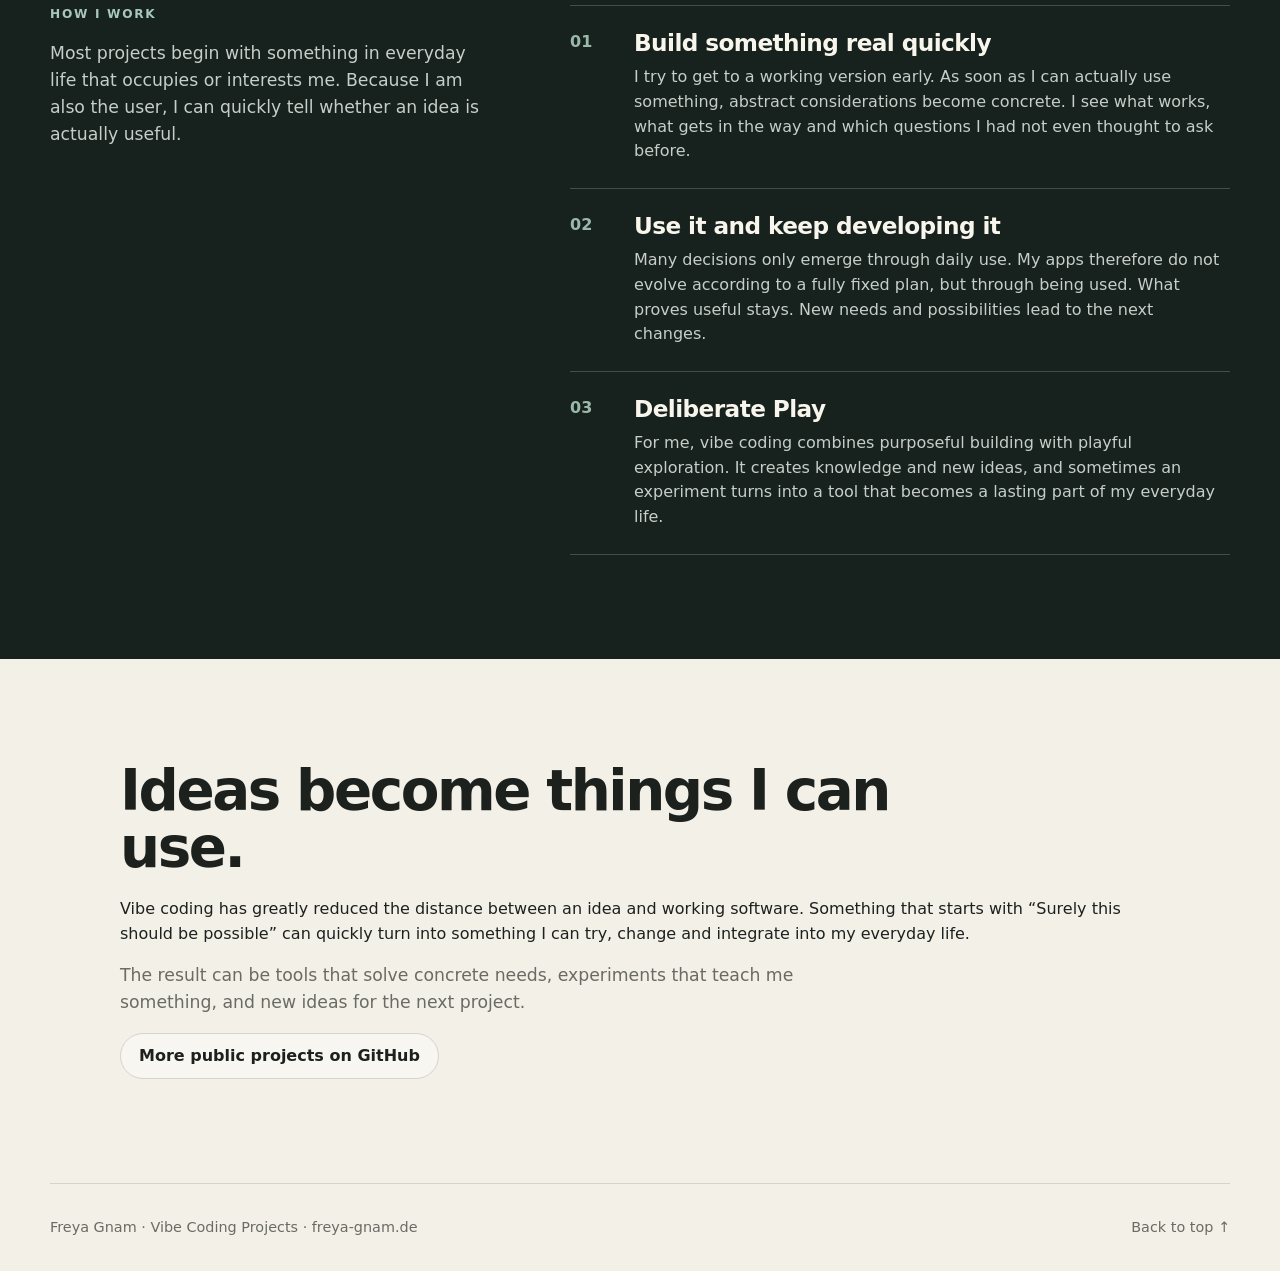
<file: en/index.html>
<!doctype html>
<html lang="en"><head><meta charset="utf-8"><meta name="viewport" content="width=device-width, initial-scale=1"><meta name="description" content="Personal software projects born from concrete needs: digital self-determination, learning, making and vibe coding as DIY for the digital age."><meta name="theme-color" content="#18221e"><meta property="og:title" content="FGNA · Vibe Coding Projects"><meta property="og:description" content="Vibe coding as DIY for the digital age: personal software, data sovereignty, learning and making."><meta property="og:type" content="website"><link rel="alternate" hreflang="de" href="../"><link rel="alternate" hreflang="en" href="./"><link rel="alternate" hreflang="x-default" href="../"><title>FGNA · Vibe Coding Projects</title><link rel="stylesheet" href="../styles.css?v=20261118b"></head><body>
<header class="hero" id="top"><nav class="nav shell" aria-label="Main navigation"><a class="brand" href="#top">FGNA <span>/ Vibe Coding</span></a><div class="nav-actions"><div class="nav-links"><a href="#projects">Projects</a><a href="#approach">Approach</a><a href="https://github.com/fgna">GitHub</a></div><div class="language-switch" aria-label="Choose language"><a href="../" lang="de">DE</a><span aria-current="page">EN</span></div></div></nav><div class="shell hero-grid"><div class="hero-copy"><p class="eyebrow">Vibe Coding Projects</p><h1>I build software because I want to use it myself.</h1><p class="lede">My projects usually start with a concrete need or simple curiosity. With AI, I can quickly turn ideas into software of my own, see what works and build tools that fit me and my everyday life.</p><div class="hero-actions"><a class="button primary" href="#projects">View projects</a><a class="button secondary" href="#approach">How I work</a></div></div></div></header>
<main><section class="section shell"><div class="section-heading"><p class="eyebrow">Why I do this</p><h2>Vibe coding is DIY for the digital age.</h2><p>What appeals to me is the ability to shape digital tools myself and adapt them to my own needs. It is about independence and control over my data, but just as much about the act of building.</p><p>I can explore new technologies and ideas, experiment, change things and learn along the way. And an idea in my head can quickly become something I actually use.</p></div></section>
<section class="section shell" id="projects"><div class="section-heading"><p class="eyebrow">Selected projects</p><h2>From a personal need to a tool of my own.</h2></div><div class="project-grid">
<article class="project-card featured"><div class="project-visual visual-taskos" aria-label="Abstract representation of FreyaOS"><div class="device-frame"><div class="device-top"></div><div class="mock-ui"><span class="mock-label">TODAY</span><i></i><i></i><i class="short"></i><span class="mock-label second">PLANNING</span><b></b><b class="half"></b></div></div><div class="visual-caption">What matters in everyday life, when it matters</div></div><div class="project-content"><div class="project-meta"><span>Android</span><span>Personal OS</span><span>Assistant</span></div><h3>FreyaOS</h3><p class="project-kicker">Keep fewer things in my head.</p><p>Tasks, appointments, routines and longer-term plans constantly create signals about what matters and what deserves attention next. The mental work lies in bringing all of that information together and drawing the right conclusions at the right moment.</p><p>FreyaOS takes over part of that work. It combines signals from different parts of my life and turns them into a useful view of today, the coming week and longer-term plans. The personal name is intentional. FreyaOS is shaped around my life, habits and way of planning.</p><p class="thought"><strong>The idea behind it:</strong> A personal organization system can reduce mental load by recognizing connections and bringing information together at the right moment. It becomes a system that adapts to me.</p></div></article>
<article class="project-card"><div class="project-visual visual-pocketdev"><div class="terminal-mock"><span>$ ./gradlew assembleDebug</span><span class="dim">BUILD SUCCESSFUL</span><span>$ git status</span><span class="dim">On branch main</span></div><div class="visual-caption">Keep working on my software projects while on the move</div></div><div class="project-content"><div class="project-meta"><span>Android</span><span>Developer Tool</span><span>SSH</span></div><h3>PocketDev</h3><p class="project-kicker">Use my daily commute to keep working on my software projects.</p><p>I spend part of every workday on a bus. I want to use that time to work on my apps. My development machine is at home, while my phone is already in my hand.</p><p>PocketDev makes the important development workflows accessible directly from the phone. I can switch projects, follow changes, start tests and builds, install apps and control running processes.</p><p class="thought"><strong>The idea behind it:</strong> My development workflow should fit my everyday life. The lower the barriers between an idea and the next step, the easier it becomes to use my time for developing, experimenting and learning.</p><a class="text-link" href="https://github.com/fgna/pocketdev">View public repository →</a></div></article>
<article class="project-card public-project"><div class="project-visual visual-nightlyagents" role="img" aria-label="NightlyAgents: Red Green Refactor TDD with independent verification by a second AI agent"><div class="nightly-panel"><div class="nightly-panel-label">TEST-DRIVEN DEVELOPMENT</div><div class="nightly-steps"><span class="nightly-red">RED</span><i aria-hidden="true">→</i><span class="nightly-green">GREEN</span><i aria-hidden="true">→</i><span class="nightly-refactor">REFACTOR</span></div><div class="nightly-agents"><span>CODING AGENT</span><b aria-hidden="true">⇄</b><span>REVIEW AGENT</span></div><div class="nightly-panel-foot">↺ &nbsp; Test · Implement · independent review</div></div><div class="visual-caption">Test-driven development with cross-agent verification</div></div><div class="project-content"><div class="project-meta"><span>AI</span><span>Developer Tools</span><span>Orchestration</span></div><h3>NightlyAgents</h3><p class="project-kicker">Letting my software projects evolve autonomously.</p><p>As the number of my personal software projects grows, so does the effort required to implement new features, fix bugs, and review changes. I want to keep developing my ideas without having to supervise every individual step.</p><p>NightlyAgents coordinates AI coding agents such as Codex and Claude Code to autonomously implement GitHub issues. The agents independently test and review each other's work, identify problems, and iteratively improve their solutions. The workflow manages implementation, verification, and pull requests, enabling largely autonomous software development.</p><p class="thought"><strong>The idea behind it:</strong> How far can software development be automated when AI agents not only write code but also independently verify each other's results? NightlyAgents is my experiment in exploring the possibilities and limitations of autonomous, cross-verified AI development.</p></div></article>
<article class="project-card"><div class="project-visual visual-books"><div class="book-mock"><div class="book-cover">BOOK</div><div><span>Photo</span><b>→</b><span>Title + author</span><b>→</b><span>Library</span></div></div><div class="visual-caption">From a book photo to a digital collection</div></div><div class="project-content"><div class="project-meta"><span>Books</span><span>Camera</span><span>Multimodal AI</span></div><h3>Personal Library</h3><p class="project-kicker">Keep track of my book collection and rediscover it.</p><p>With more than 600 books, it is difficult to keep track of what is actually sitting on my shelves. Personal Library makes the collection searchable and lets me filter, group and rediscover titles that have slipped out of view.</p><p>Adding a book is simple: I take a photo directly in the app. Title and author are recognized, and additional information is enriched from publicly available internet sources. I can then review the entry and add it to my library.</p><p class="thought"><strong>The idea behind it:</strong> A digital library creates a new way to access the books I already own. Simple capture helps keep the collection current. Search, filters and grouping then turn it into something I can explore and rediscover again and again.</p><a class="text-link" href="https://github.com/fgna/personal-library">View public repository →</a></div></article>
<article class="project-card"><div class="project-visual visual-llm"><div class="service-map"><span>FreyaOS</span><span>Books</span><strong>Android LLM Service</strong><em>1 local model</em></div><div class="visual-caption">One shared AI capability for several apps</div></div><div class="project-content"><div class="project-meta"><span>Local AI</span><span>Android</span><span>Infrastructure</span></div><h3>Android LLM Service</h3><p class="project-kicker">Local AI as shared infrastructure for my apps.</p><p>I want to use language models in several of my own applications while choosing different local resources depending on the task. A smaller model can run fully offline on the phone, while a larger model on my own server is available for more demanding tasks.</p><p>Android LLM Service provides a shared foundation for this on the phone. Applications such as FreyaOS, Personal Library and LocalChat can use local AI without each needing to bring its own infrastructure.</p><p>LocalChat is both an application and an experimentation space. Alongside fully local chat with multiple conversations and memory, I am building ways to systematically test and benchmark different models and configurations.</p><p class="thought"><strong>The idea behind it:</strong> I am interested in how local AI can become useful personal infrastructure. Which tasks can run directly on the phone? When is a larger model on my own hardware worth it? And how can shared infrastructure make these capabilities available to several applications?</p><a class="text-link" href="https://github.com/fgna/android-llm-service">View public repository →</a></div></article>
<article class="project-card"><div class="project-visual visual-health"><div class="health-chart"><span>Personal history</span><div class="bars"><i></i><i></i><i></i><i></i><i></i><i></i><i></i></div><small>Health Connect → own database → backup</small></div><div class="visual-caption">Health data on my own hardware</div></div><div class="project-content"><div class="project-meta"><span>Health</span><span>Android</span><span>Data Sovereignty</span></div><h3>Health Data Hub</h3><p class="project-kicker">Own and understand my health data.</p><p>Wearables collect years of data about my body, activity, sleep and habits. I want to make that data useful to me, independently of a manufacturer's app and cloud.</p><p>Health Data Hub creates a personal data foundation for this. I can follow developments over longer periods and relate different aspects to each other. That lets me explore my own questions, for example how sleep, movement and training are connected.</p><p>The project is evolving from a collection of my wearable data into a tool for exploring and understanding that data.</p><p class="thought"><strong>The idea behind it:</strong> The value of personal health data lies in being able to keep it over time and ask my own questions of it. Health Data Hub combines data sovereignty with the ability to discover insights for myself.</p></div></article>
<article class="project-card"><div class="project-visual visual-llm"><div class="service-map"><span>Phone</span><span>Bluetooth</span><strong>GoodVibes</strong><em>Custom control → hardware</em></div><div class="visual-caption">Direct control of connected hardware</div></div><div class="project-content"><div class="project-meta"><span>Android</span><span>Bluetooth</span><span>Hardware</span></div><h3>GoodVibes</h3><p class="project-kicker">Use connected hardware in a way that fits how I actually want to use it.</p><p>Many connected devices come with their own app, which also defines how the device can be used. I wanted to see what happens when I take control of that software layer myself.</p><p>GoodVibes connects directly to compatible hardware over Bluetooth and gives me my own interface for controlling it. I can shape workflows, interaction and features around what makes sense to me. What started as simple control has grown into a stable app with its own patterns, multiple simultaneously connected devices and a much more developed interface.</p><p class="thought"><strong>The idea behind it:</strong> With connected hardware, software determines a large part of what a device can actually do. If I can shape that software myself, I can also change and extend how an existing physical product is used.</p></div></article>
<article class="project-card public-project"><div class="project-visual visual-map"><div class="map-mock"><i></i><i></i><i></i><i></i><span>Granada</span></div><div class="visual-caption">Interactive travel photos on a map</div></div><div class="project-content"><div class="project-meta"><span>Photography</span><span>Maps</span><span>Static Site</span></div><h3>PhotoMap</h3><p class="project-kicker">Bring travel photos back into the context where they were created.</p><p>Travel creates a lot of photos, but in a classic gallery it is easy to lose the connection between individual places and the route a journey took.</p><p>PhotoMap uses the location data in my images and shows them on an interactive map. This lets me explore trips geographically, find places again and view photos in their temporal and geographic context.</p><p class="thought"><strong>The idea behind it:</strong> Photos tell me more when their place and the course of the journey remain visible. The map adds a spatial perspective to the chronological order of the images and makes past trips accessible in a different way.</p><a class="text-link" href="http://www.freya-gnam.de/photomap/">View live demo →</a><a class="text-link" href="https://github.com/fgna/photomap">View public repository →</a></div></article>
<article class="project-card public-project"><div class="project-visual visual-square"><div class="square-diagram" aria-label="Schematic view of the shared Square community platform"><div class="square-module"><span class="square-symbol"><svg viewBox="0 0 48 48" aria-hidden="true"><circle cx="24" cy="14" r="7"/><path d="M11 39v-3c0-7 6-12 13-12s13 5 13 12v3H11Z"/><path d="M10 16a5 5 0 1 0-2 10M38 16a5 5 0 1 1 2 10M5 39v-4a9 9 0 0 1 6-8M43 39v-4a9 9 0 0 0-6-8"/></svg></span><strong>Members</strong><i></i><i></i></div><div class="square-module"><span class="square-symbol"><svg viewBox="0 0 48 48" aria-hidden="true"><path d="M6 10h25a7 7 0 0 1 7 7v12a7 7 0 0 1-7 7H18l-9 7v-7a7 7 0 0 1-3-6V17a7 7 0 0 1 7-7Z"/><path d="M34 14h4a6 6 0 0 1 6 6v10a6 6 0 0 1-6 6h-2"/><circle cx="16" cy="23" r="1"/><circle cx="23" cy="23" r="1"/><circle cx="30" cy="23" r="1"/></svg></span><strong>Discussions</strong><i></i><i></i></div><div class="square-hub">Square</div><div class="square-module"><span class="square-symbol"><svg viewBox="0 0 48 48" aria-hidden="true"><rect x="7" y="10" width="34" height="31" rx="5"/><path d="M7 20h34M16 5v11M32 5v11M16 28h6M27 28h5M16 35h6"/></svg></span><strong>Events</strong><i></i><i></i></div><div class="square-module"><span class="square-symbol"><svg viewBox="0 0 48 48" aria-hidden="true"><path d="M24 40c-6-4-12-5-19-4V9c8-2 14 0 19 5 5-5 11-7 19-5v27c-7-1-13 0-19 4ZM24 14v26"/></svg></span><strong>Learning</strong><i></i><i></i></div></div><div class="visual-caption">A shared foundation for different communities</div></div><div class="project-content"><div class="project-meta"><span>Open Source</span><span>Web</span><span>Communities</span><span>Self-Hosting</span></div><h3>Square</h3><p class="project-kicker">Giving communities their own platform without depending on commercial providers.</p><p>A friend who works as a coach was looking for a better digital solution for his community. Existing commercial platforms didn't quite meet his needs and came with dependencies regarding features, costs, and data.</p><p>Square grew out of this need. The open-source platform is designed so that different communities can use it, adapt it to their own requirements, and host it on their own infrastructure.</p><p class="thought"><strong>The idea behind it:</strong> I imagine a future where software is much more closely tailored to individual needs. Different communities require similar core features but have different ideas about how they want to use them. Square explores how a shared, reusable foundation can support highly customized solutions without having to start from scratch every time.</p><a class="text-link" href="https://github.com/fgna/square">View public repository →</a></div></article></div></section><section class="section contrast" id="approach"><div class="shell workflow-grid"><div class="section-heading compact"><p class="eyebrow">How I work</p><p>Most projects begin with something in everyday life that occupies or interests me. Because I am also the user, I can quickly tell whether an idea is actually useful.</p></div><div class="workflow-list"><div><span>01</span><h3>Build something real quickly</h3><p>I try to get to a working version early. As soon as I can actually use something, abstract considerations become concrete. I see what works, what gets in the way and which questions I had not even thought to ask before.</p></div><div><span>02</span><h3>Use it and keep developing it</h3><p>Many decisions only emerge through daily use. My apps therefore do not evolve according to a fully fixed plan, but through being used. What proves useful stays. New needs and possibilities lead to the next changes.</p></div><div><span>03</span><h3>Deliberate Play</h3><p>For me, vibe coding combines purposeful building with playful exploration. It creates knowledge and new ideas, and sometimes an experiment turns into a tool that becomes a lasting part of my everyday life.</p></div></div></div></section><section class="section shell closing"><h2>Ideas become things I can use.</h2><p>Vibe coding has greatly reduced the distance between an idea and working software. Something that starts with “Surely this should be possible” can quickly turn into something I can try, change and integrate into my everyday life.</p><p>The result can be tools that solve concrete needs, experiments that teach me something, and new ideas for the next project.</p><a class="button secondary" href="https://github.com/fgna">More public projects on GitHub</a></section></main><footer class="footer shell"><span>Freya Gnam · Vibe Coding Projects · <a href="https://freya-gnam.de/">freya-gnam.de</a></span><a href="#top">Back to top ↑</a></footer></body></html>
</file>
<file: styles.css>
:root {
  --bg: #f3f0e8;
  --surface: #fffdf8;
  --ink: #1d211e;
  --muted: #696b64;
  --line: #d8d3c7;
  --accent: #275548;
  --accent-soft: #dce8e2;
  --dark: #17211d;
  --dark-ink: #f8f5ed;
  font-family: Inter, ui-sans-serif, system-ui, -apple-system, BlinkMacSystemFont, "Segoe UI", sans-serif;
  color: var(--ink);
  background: var(--bg);
}
* { box-sizing: border-box; }
html { scroll-behavior: smooth; }
body { margin: 0; line-height: 1.55; background: var(--bg); }
a { color: inherit; }
.shell { width: min(1180px, calc(100% - 40px)); margin: 0 auto; }
.hero { min-height: 88vh; padding-bottom: 76px; border-bottom: 1px solid var(--line); background: radial-gradient(circle at 82% 18%, rgba(39,85,72,.12), transparent 27%), var(--bg); }
.nav { min-height: 72px; display: flex; align-items: center; justify-content: space-between; gap: 24px; }
.brand { font-weight: 850; text-decoration: none; letter-spacing: .01em; }
.brand span { color: var(--muted); font-weight: 650; }
.nav-actions { display: flex; align-items: center; gap: 20px; }
.nav-links { display: flex; gap: 24px; }
.nav-links a { text-decoration: none; color: var(--muted); }
.nav-links a:hover { color: var(--ink); }
.language-switch { display: inline-flex; align-items: center; padding: 3px; border: 1px solid var(--line); border-radius: 999px; background: rgba(255,255,255,.4); font-size: .72rem; font-weight: 850; letter-spacing: .04em; }
.language-switch a, .language-switch span { min-width: 34px; padding: 6px 8px; border-radius: 999px; text-align: center; text-decoration: none; }
.language-switch a { color: var(--muted); }
.language-switch a:hover { color: var(--ink); }
.language-switch [aria-current="page"] { color: white; background: var(--accent); }
.hero-grid { display: grid; grid-template-columns: minmax(0, 1.7fr) minmax(280px, .7fr); gap: 72px; align-items: end; padding-top: clamp(76px, 13vw, 150px); }
.hero-copy { position: relative; }
.eyebrow, .mini-label { margin: 0 0 16px; font-size: .76rem; font-weight: 850; letter-spacing: .14em; text-transform: uppercase; color: var(--accent); }
h1, h2, h3, p { margin-top: 0; }
h1 { max-width: 900px; margin-bottom: 28px; font-size: clamp(3.2rem, 7.1vw, 6.8rem); line-height: .95; letter-spacing: -.058em; }
h2 { max-width: 860px; margin-bottom: 20px; font-size: clamp(2.2rem, 4.4vw, 4rem); line-height: 1.01; letter-spacing: -.043em; }
h3 { font-size: 1.45rem; line-height: 1.15; letter-spacing: -.025em; }
.lede { max-width: 800px; margin-bottom: 34px; font-size: clamp(1.08rem, 1.7vw, 1.3rem); color: var(--muted); }
.hero-actions { display: flex; flex-wrap: wrap; gap: 12px; }
.button { display: inline-flex; min-height: 46px; align-items: center; padding: 0 18px; border-radius: 999px; text-decoration: none; font-weight: 780; }
.button.primary { color: white; background: var(--accent); }
.button.secondary { border: 1px solid var(--line); background: rgba(255,255,255,.35); }
.hero-panel { padding: 26px; border: 1px solid var(--line); border-radius: 24px; background: rgba(255,253,248,.82); box-shadow: 0 20px 65px rgba(30,40,34,.07); backdrop-filter: blur(8px); }
.signal { padding: 16px 0; border-top: 1px solid var(--line); }
.signal:first-of-type { border-top: 0; }
.signal strong, .signal span { display: block; }
.signal strong { margin-bottom: 4px; font-size: .95rem; }
.signal span { color: var(--muted); font-size: .9rem; }
.section { padding-top: 104px; padding-bottom: 104px; }
.section-heading { max-width: 860px; margin-bottom: 48px; }
.section-heading > p:last-child { max-width: 720px; color: var(--muted); font-size: 1.08rem; }
.project-grid { display: grid; grid-template-columns: repeat(2, minmax(0, 1fr)); gap: 20px; }
.project-card { overflow: hidden; display: flex; flex-direction: column; border: 1px solid var(--line); border-radius: 26px; background: var(--surface); box-shadow: 0 10px 34px rgba(44,46,40,.035); }
.project-card.featured { grid-column: 1 / -1; display: grid; grid-template-columns: 1fr 1.08fr; }
.project-content { padding: 30px; display: flex; flex: 1; flex-direction: column; }
.project-card h3 { margin: 16px 0 10px; font-size: 2rem; }
.project-meta { display: flex; flex-wrap: wrap; gap: 7px; }
.project-meta span { padding: 5px 9px; border-radius: 999px; background: var(--accent-soft); color: var(--accent); font-size: .71rem; font-weight: 850; letter-spacing: .035em; text-transform: uppercase; }
.project-kicker { font-size: 1.08rem; font-weight: 780; }
.project-content > p:not(.project-kicker):not(.thought) { color: var(--muted); }
.thought { margin-top: auto; padding-top: 22px; border-top: 1px solid var(--line); }
.text-link { margin-top: 10px; font-weight: 800; color: var(--accent); text-decoration: none; }
.text-link:hover { text-decoration: underline; }
.project-visual { min-height: 260px; position: relative; overflow: hidden; display: grid; place-items: center; padding: 28px 28px 64px; background: #e4e6df; border-bottom: 1px solid var(--line); }
.featured .project-visual { min-height: 100%; border-bottom: 0; border-right: 1px solid var(--line); }
.visual-caption { position: absolute; left: 16px; right: 16px; bottom: 6px; color: rgba(255,255,255,.82); font-size: .72rem; letter-spacing: .02em; }
.visual-taskos { background: linear-gradient(145deg, #1e2f29, #3d6659); }
.device-frame { width: 180px; min-height: 330px; padding: 14px 14px 20px; border: 5px solid #121916; border-radius: 30px; background: #f7f4ec; box-shadow: 0 24px 55px rgba(0,0,0,.28); transform: rotate(3deg); }
.device-top { width: 58px; height: 6px; margin: 0 auto 28px; border-radius: 9px; background: #20251f; }
.mock-ui { display: flex; flex-direction: column; gap: 9px; }
.mock-ui .mock-label { color: #496056; font-size: .55rem; font-weight: 900; letter-spacing: .12em; }
.mock-ui .second { margin-top: 15px; }
.mock-ui i, .mock-ui b { display: block; height: 18px; border-radius: 8px; background: #dfe6df; }
.mock-ui i.short { width: 70%; }
.mock-ui b { height: 30px; background: #e9e4d9; }
.mock-ui b.half { width: 78%; }
.visual-pocketdev { background: linear-gradient(135deg, #25292a, #0e1213); }
.terminal-mock { width: min(92%, 360px); padding: 24px; border: 1px solid #4c5554; border-radius: 18px; background: #121717; box-shadow: 0 20px 45px rgba(0,0,0,.25); font: 600 .83rem/1.8 ui-monospace, SFMono-Regular, Menlo, monospace; color: #d9f3e8; }
.terminal-mock span { display: block; }
.terminal-mock .dim { color: #7fa292; }
.visual-llm { background: linear-gradient(135deg, #dbebe3, #b9d0c6); }
.service-map { display: grid; grid-template-columns: 1fr 1fr; gap: 10px; width: min(92%, 380px); text-align: center; }
.service-map span, .service-map strong, .service-map em { padding: 13px; border-radius: 14px; background: rgba(255,255,255,.78); font-style: normal; }
.service-map strong, .service-map em { grid-column: 1 / -1; }
.service-map strong { color: #173b30; }
.service-map em { color: #527064; font-size: .8rem; }
.visual-llm .visual-caption, .visual-books .visual-caption, .visual-health .visual-caption { color: rgba(28,38,33,.65); }
.visual-books { background: linear-gradient(135deg, #eee1cd, #d7c5a8); }
.book-mock { display: flex; align-items: center; gap: 22px; }
.book-cover { width: 94px; height: 138px; display: grid; place-items: center; border-radius: 4px 10px 10px 4px; background: #73513e; color: #f5eadb; font: 800 .8rem ui-serif, Georgia, serif; box-shadow: 10px 12px 24px rgba(83,61,45,.2); }
.book-mock > div:last-child { display: flex; flex-direction: column; gap: 5px; color: #553f30; font-weight: 800; font-size: .82rem; }
.book-mock b { font-weight: 500; color: #907a66; }
.screenshot-project .project-visual { min-height: 340px; }
.screenshot-stage { padding: 34px 34px 50px; }
.screenshot-slot { width: min(86%, 280px); aspect-ratio: 9 / 16; display: flex; flex-direction: column; align-items: center; justify-content: center; gap: 8px; padding: 24px; border: 1px dashed rgba(255,255,255,.5); border-radius: 28px; background: rgba(16,22,21,.75); box-shadow: 0 22px 50px rgba(0,0,0,.24); color: #f4f7f5; text-align: center; }
.screenshot-slot.light { border-color: rgba(71,55,39,.28); background: rgba(255,253,248,.82); color: #4e3b2d; box-shadow: 0 22px 48px rgba(83,61,45,.16); }
.screenshot-slot strong { font-size: 1.1rem; }
.screenshot-slot small { max-width: 180px; color: inherit; opacity: .7; }
.screenshot-label { font-size: .68rem; font-weight: 850; letter-spacing: .12em; text-transform: uppercase; opacity: .72; }
.visual-health { background: linear-gradient(140deg, #e8ece3, #cedacb); }
.health-chart { width: min(92%, 360px); padding: 22px; border-radius: 18px; background: rgba(255,255,255,.7); }
.health-chart > span { font-weight: 850; }
.health-chart small { color: #66766d; }
.bars { height: 90px; display: flex; align-items: end; gap: 8px; margin: 18px 0; }
.bars i { flex: 1; border-radius: 5px 5px 1px 1px; background: #557867; }
.bars i:nth-child(1) { height: 38%; }.bars i:nth-child(2) { height: 58%; }.bars i:nth-child(3) { height: 47%; }.bars i:nth-child(4) { height: 77%; }.bars i:nth-child(5) { height: 64%; }.bars i:nth-child(6) { height: 86%; }.bars i:nth-child(7) { height: 72%; }
.visual-map { background: #d5ded3; }
.map-mock { width: min(92%, 370px); height: 175px; position: relative; border-radius: 18px; background: repeating-linear-gradient(32deg, transparent 0 28px, rgba(81,110,94,.11) 29px 31px), repeating-linear-gradient(120deg, transparent 0 42px, rgba(81,110,94,.1) 43px 45px), #e9eee7; }
.map-mock i { position: absolute; width: 13px; height: 13px; border: 4px solid #315f4f; border-radius: 50% 50% 50% 0; transform: rotate(-45deg); }
.map-mock i:nth-child(1) { left: 18%; top: 28%; }.map-mock i:nth-child(2) { left: 48%; top: 52%; }.map-mock i:nth-child(3) { left: 72%; top: 24%; }.map-mock i:nth-child(4) { left: 63%; top: 68%; }
.map-mock span { position: absolute; right: 16px; bottom: 12px; color: #4f675b; font-size: .78rem; font-weight: 850; }
.contrast { color: var(--dark-ink); background: var(--dark); }
.contrast .eyebrow { color: #a7c8bb; }
.workflow-grid { display: grid; grid-template-columns: .8fr 1.2fr; gap: 80px; }
.section-heading.compact { margin-bottom: 0; }
.section-heading.compact > p:last-child { color: #c7cec9; }
.workflow-list { border-top: 1px solid rgba(255,255,255,.2); }
.workflow-list > div { display: grid; grid-template-columns: 48px 1fr; column-gap: 16px; padding: 24px 0; border-bottom: 1px solid rgba(255,255,255,.2); }
.workflow-list span { color: #9ab8ac; font-weight: 850; }
.workflow-list h3 { margin-bottom: 8px; }
.workflow-list p { grid-column: 2; margin-bottom: 0; color: #c7cec9; }
.closing { max-width: 1040px; }
.closing p:last-of-type { max-width: 760px; color: var(--muted); font-size: 1.08rem; }
.footer { min-height: 88px; display: flex; align-items: center; justify-content: space-between; gap: 20px; border-top: 1px solid var(--line); color: var(--muted); font-size: .9rem; }
.footer a { text-decoration: none; }
@media (max-width: 860px) {
  .shell { width: min(100% - 28px, 1180px); }
  .hero { min-height: auto; }
  .nav { gap: 14px; }
  .nav-links { display: none; }
  .nav-actions { margin-left: auto; }
  .hero-grid, .workflow-grid, .project-card.featured { grid-template-columns: 1fr; gap: 36px; }
  .hero-grid { padding-top: 70px; }
  h1 { font-size: clamp(3.05rem, 14.5vw, 5rem); }
  .section { padding-top: 74px; padding-bottom: 74px; }
  .project-grid { grid-template-columns: 1fr; }
  .project-card.featured { grid-column: auto; display: flex; }
  .featured .project-visual { min-height: 360px; border-right: 0; border-bottom: 1px solid var(--line); }
  .thought { margin-top: 28px; }
  .footer { flex-direction: column; align-items: flex-start; justify-content: center; }
}
@media (max-width: 480px) {
  .brand span { display: none; }
  .project-content { padding: 24px; }
  .project-visual { min-height: 225px; padding: 20px 20px 60px; }
  .featured .project-visual { min-height: 325px; }
  .screenshot-project .project-visual { min-height: 300px; }
  .screenshot-slot { width: min(78%, 230px); border-radius: 22px; }
  .device-frame { transform: none; }
  .book-mock { gap: 14px; }
}
@media (prefers-reduced-motion: reduce) {
  html { scroll-behavior: auto; }
}

/* Small visual link to the personal website */
:root {
  --personal-accent: #ff007f;
}

.brand::before {
  content: "";
  display: inline-block;
  width: .42em;
  height: .42em;
  margin-right: .55em;
  border-radius: 50%;
  background: var(--personal-accent);
  vertical-align: .08em;
}

/* Square: compact schematic, consistent with the other project visuals */
.visual-square { background: linear-gradient(135deg, #e0e7dc, #cdd9cd); }
.square-diagram { display: grid; grid-template-columns: minmax(0, 1fr) minmax(0, 1fr); gap: 12px 22px; position: relative; width: min(94%, 380px); }
.square-diagram::before { content: ""; position: absolute; left: 25%; right: 25%; top: 24%; bottom: 24%; border: 3px solid rgba(48,88,72,.35); border-radius: 24px; }
.square-module { position: relative; display: flex; flex-direction: column; align-items: flex-start; gap: 6px; min-height: 94px; padding: 14px; background: rgba(255,255,255,.82); border-radius: 17px; color: #315b4d; }
.square-module strong { font-size: .82rem; }
.square-symbol { display: flex; align-items: center; height: 34px; color: #315b4d; }

.square-symbol svg { display: block; width: 36px; height: 36px; fill: none; stroke: currentColor; stroke-width: 2.6; stroke-linecap: round; stroke-linejoin: round; }
.square-symbol circle { fill: none; }
.square-module i { display: block; width: 85%; height: 6px; border-radius: 8px; background: #d4ded4; }
.square-module i:last-child { width: 62%; }
.square-hub { position: absolute; z-index: 1; left: 50%; top: 50%; transform: translate(-50%,-50%); display: grid; place-items: center; width: 94px; height: 65px; border-radius: 17px; background: #315b4d; color: #fff; font-weight: 800; font-size: 1.12rem; box-shadow: 0 6px 20px rgba(35,65,52,.12); }
.visual-square .visual-caption { color: #526e60; }
@media (max-width: 480px) { .square-diagram { gap: 12px; } .square-module { padding: 12px; } .square-hub { width: 80px; height: 54px; } }

/* Keep illustrated icons clear and consistent on small screens. */
@media (max-width: 480px) { .square-symbol { height: 30px; } .square-symbol svg { width: 30px; height: 30px; } .square-module { min-height: 108px; } }

/* Keep captions below illustrations without an oversized empty band. */
.project-visual { padding-bottom: 54px; }
.visual-caption { bottom: 12px; z-index: 2; }
.square-diagram { align-self: center; margin-top: 0; }
/* Right-column icons belong at the right edge of their own modules. */
.square-module:nth-child(2) .square-symbol,
.square-module:nth-child(5) .square-symbol { transform: none; margin-left: auto; margin-right: 0; }
@media (max-width: 480px) {
  .project-visual { padding-bottom: 54px; }
  .square-diagram { margin-top: 0; }
  .visual-caption { bottom: 12px; }
}

/* Readable captions on light illustrations; consistent FreyaOS caption contrast. */
.visual-map .visual-caption { color: #315b4d; }
.visual-taskos .visual-caption { color: #f0f5f1; }


/* NightlyAgents: a restrained terminal-style TDD illustration */
.visual-nightlyagents { background: linear-gradient(135deg, #252f2b, #111c19); }
.visual-nightlyagents .visual-caption { color: rgba(255,255,255,.78); }
.nightly-panel {
  width: min(94%, 400px);
  border: 1px solid #4a5e54;
  border-radius: 18px;
  padding: 25px 20px;
  background: #141e1a;
  box-shadow: 0 20px 45px rgba(0,0,0,.18);
  text-align: center;
  color: #e4eee7;
  font-family: ui-monospace, SFMono-Regular, Menlo, Consolas, monospace;
}
.nightly-panel-label { color: #9cb9aa; font-size: .67rem; letter-spacing: .11em; font-weight: 750; }
.nightly-steps { display: flex; align-items: center; justify-content: center; gap: 8px; margin: 20px 0 17px; font-weight: 850; font-size: clamp(.72rem, 2vw, 1rem); }
.nightly-steps i { font-style: normal; color: #718d7e; font-weight: 500; }
.nightly-red { color: #e5a39d; }
.nightly-green { color: #9dd7b0; }
.nightly-refactor { color: #a6c7e1; }
.nightly-agents { display: flex; align-items: center; justify-content: center; gap: 12px; padding-top: 15px; border-top: 1px solid #35463c; color: #d1e0d7; font-size: .67rem; letter-spacing: .02em; }
.nightly-agents b { color: #9dd7b0; font-size: 1.3rem; font-weight: 500; animation: nightly-pulse 4s ease-in-out infinite; }
.nightly-panel-foot { margin-top: 14px; color: #92ab9d; font-size: .61rem; }
@keyframes nightly-pulse { 0%,100% { opacity: .55; } 50% { opacity: 1; } }
@media (max-width: 380px) { .nightly-panel { padding: 20px 12px; } .nightly-steps { gap: 5px; } .nightly-agents { gap: 7px; font-size: .57rem; } }
@media (prefers-reduced-motion: reduce) { .nightly-agents b { animation: none; } }
</file>
